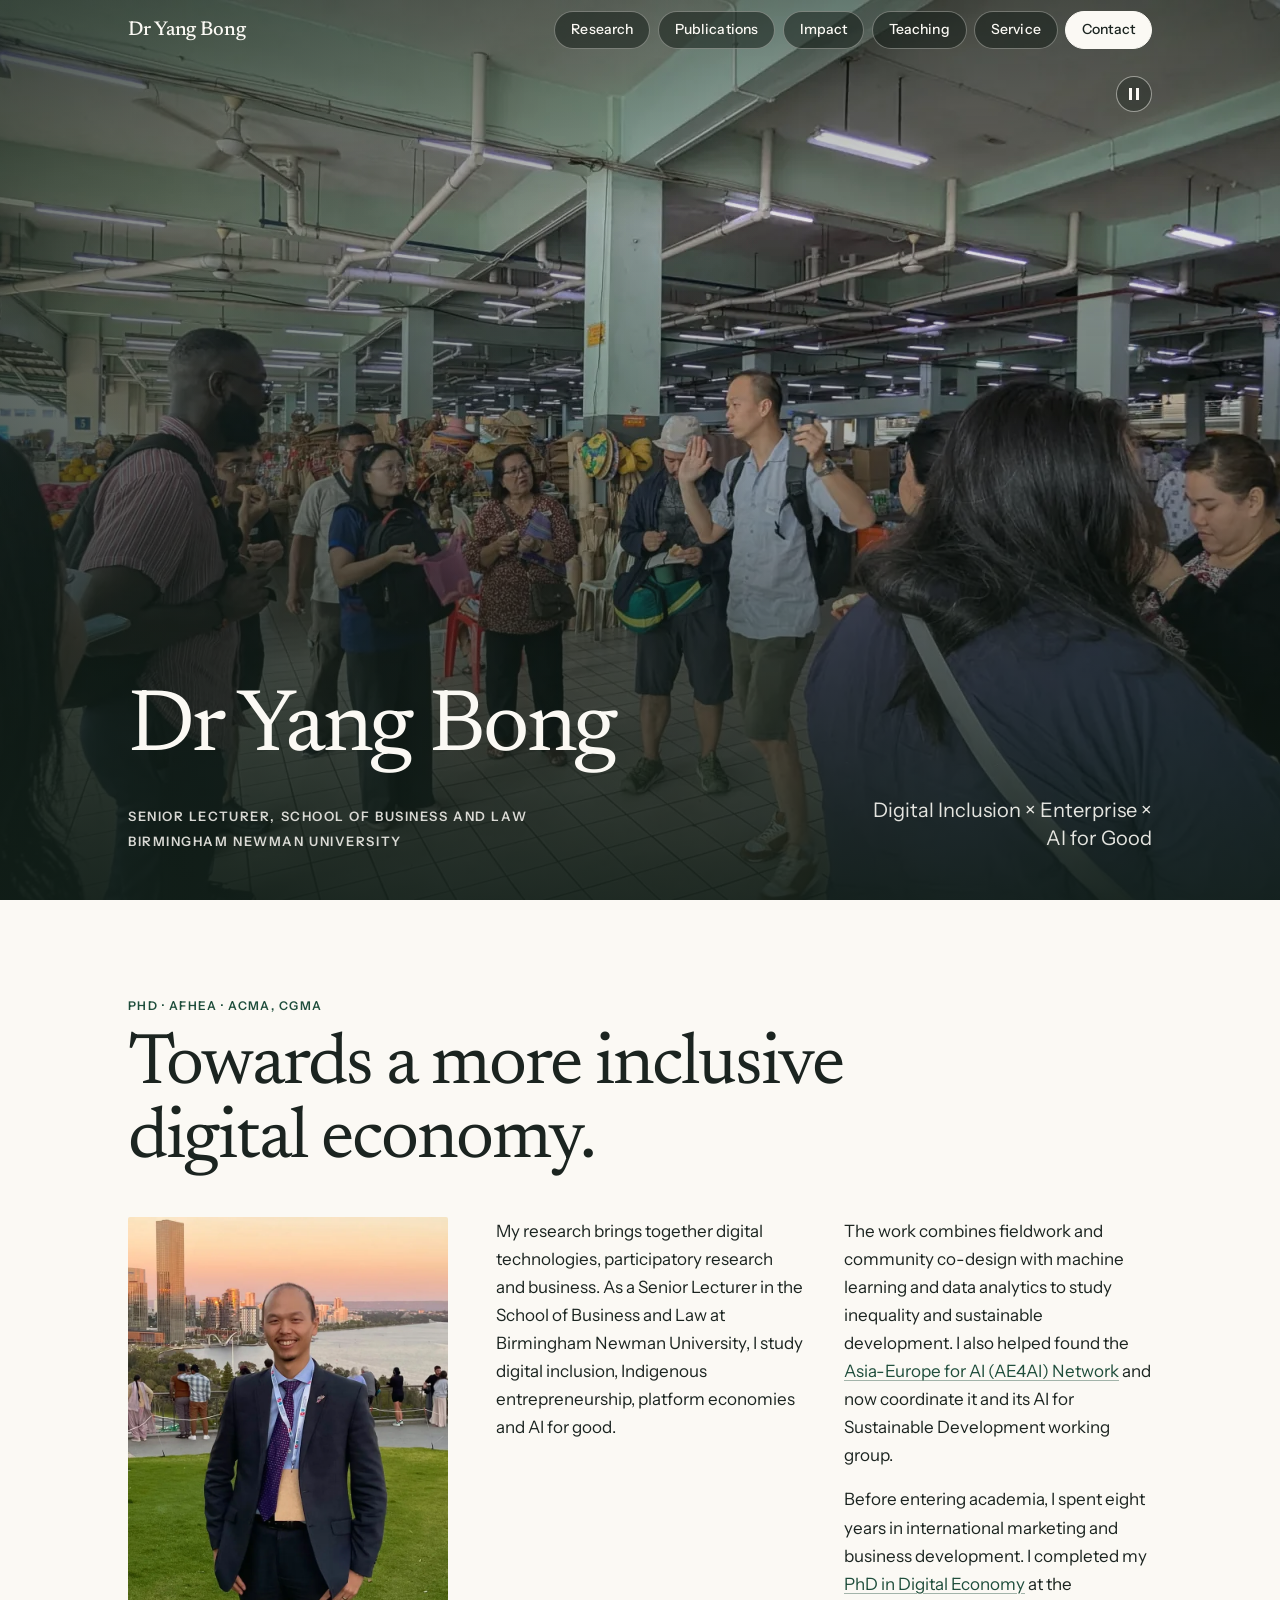
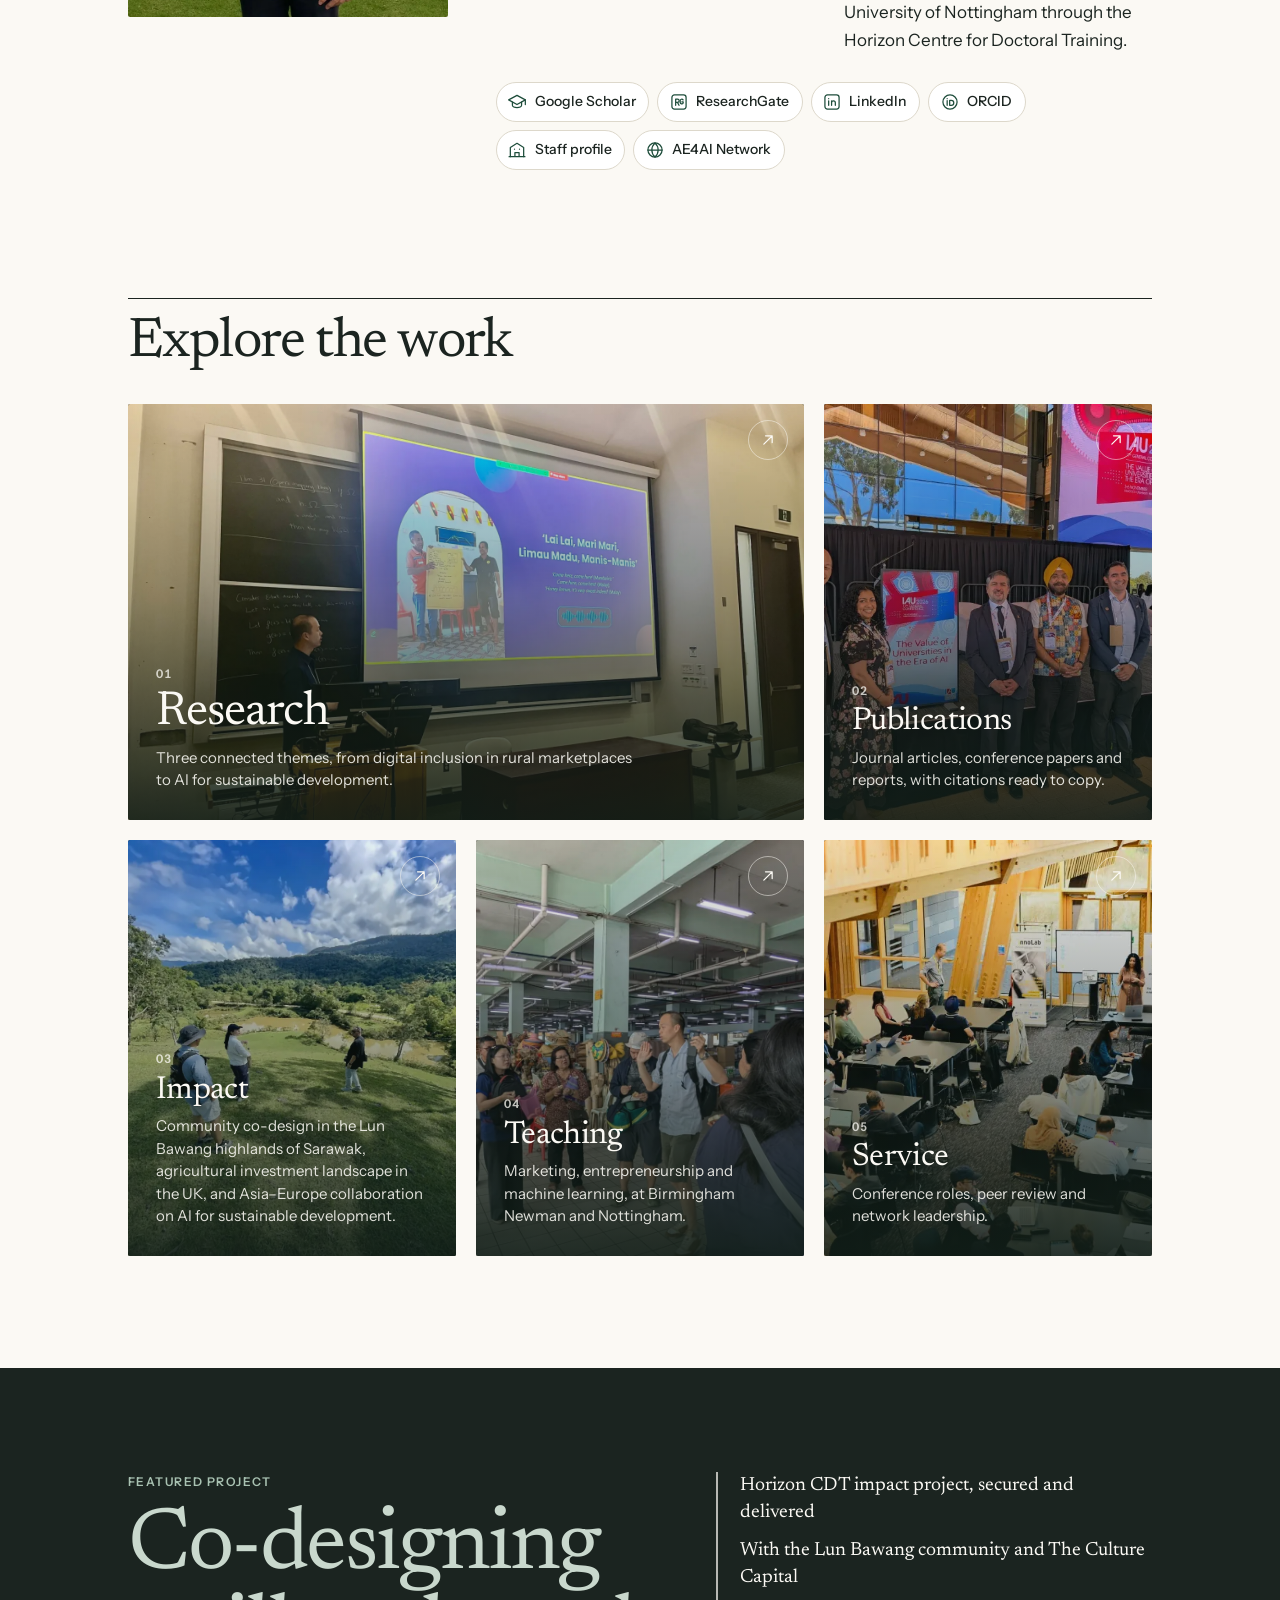
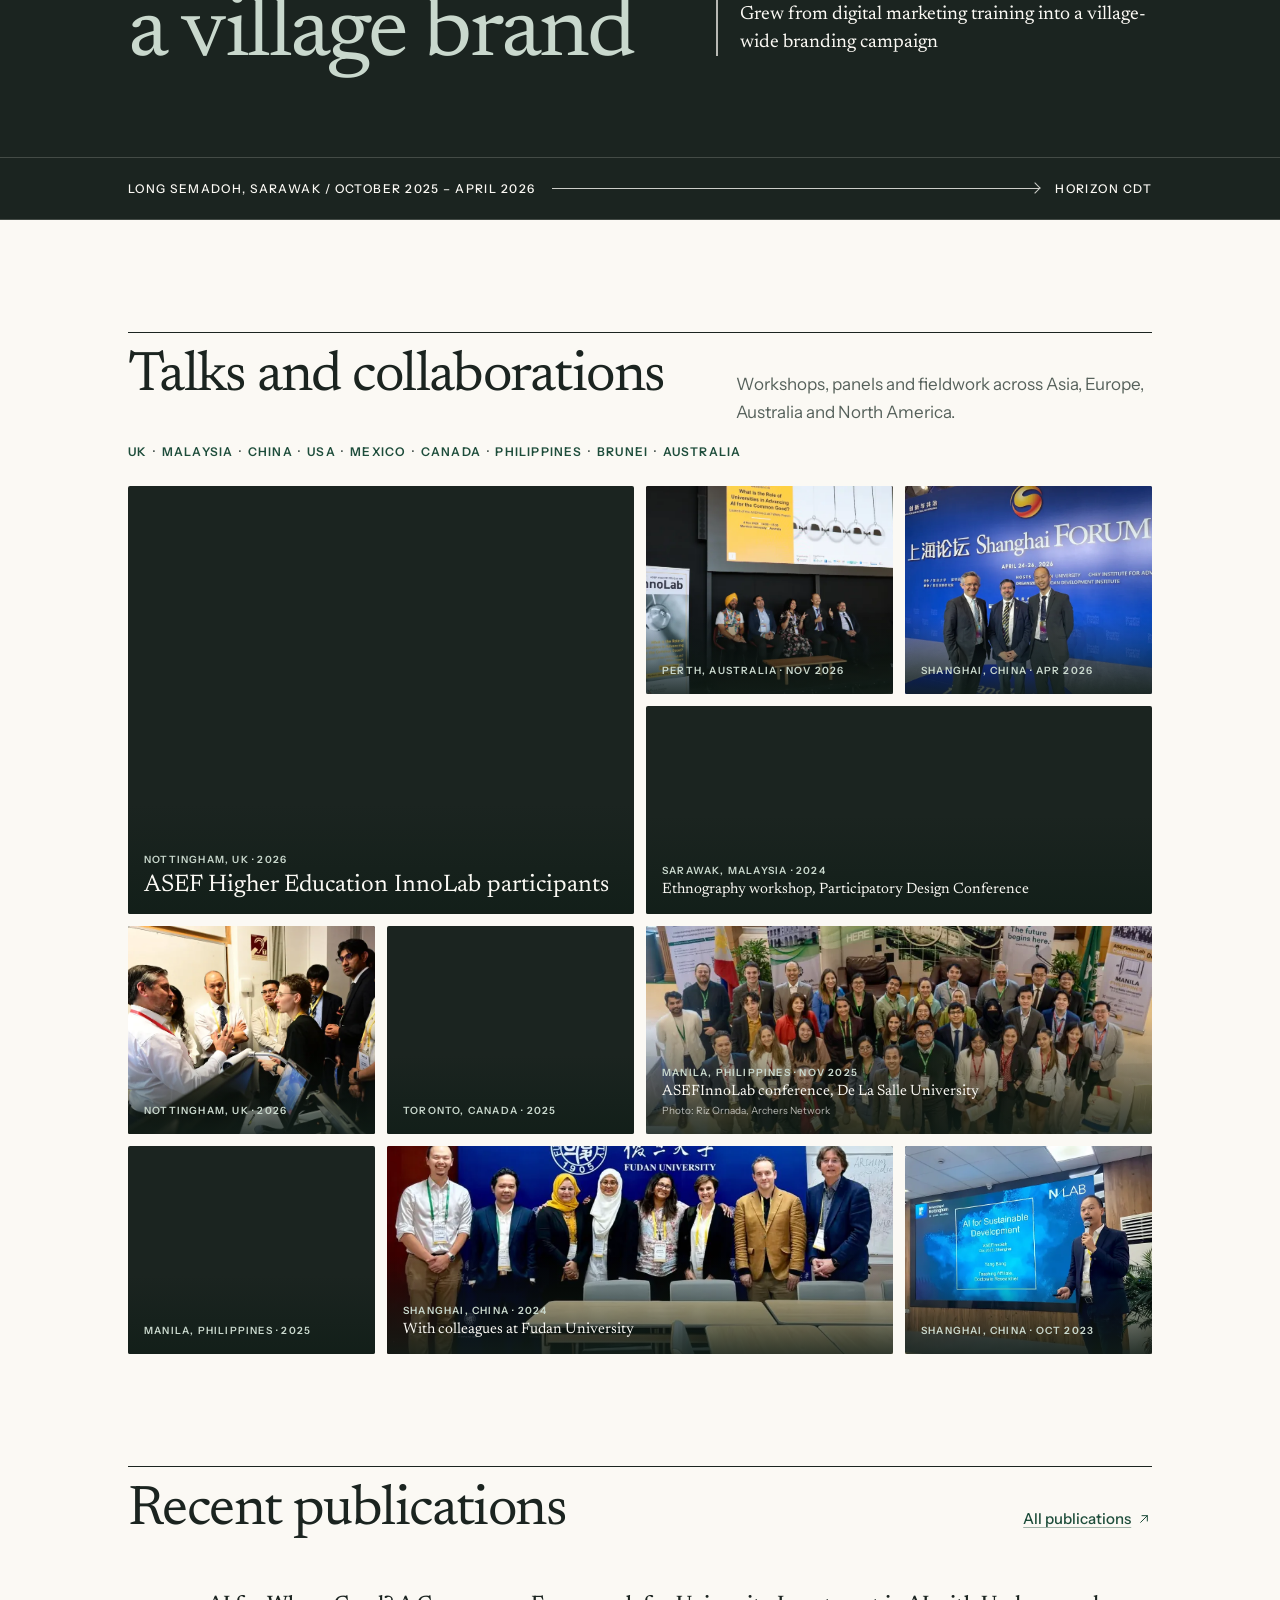
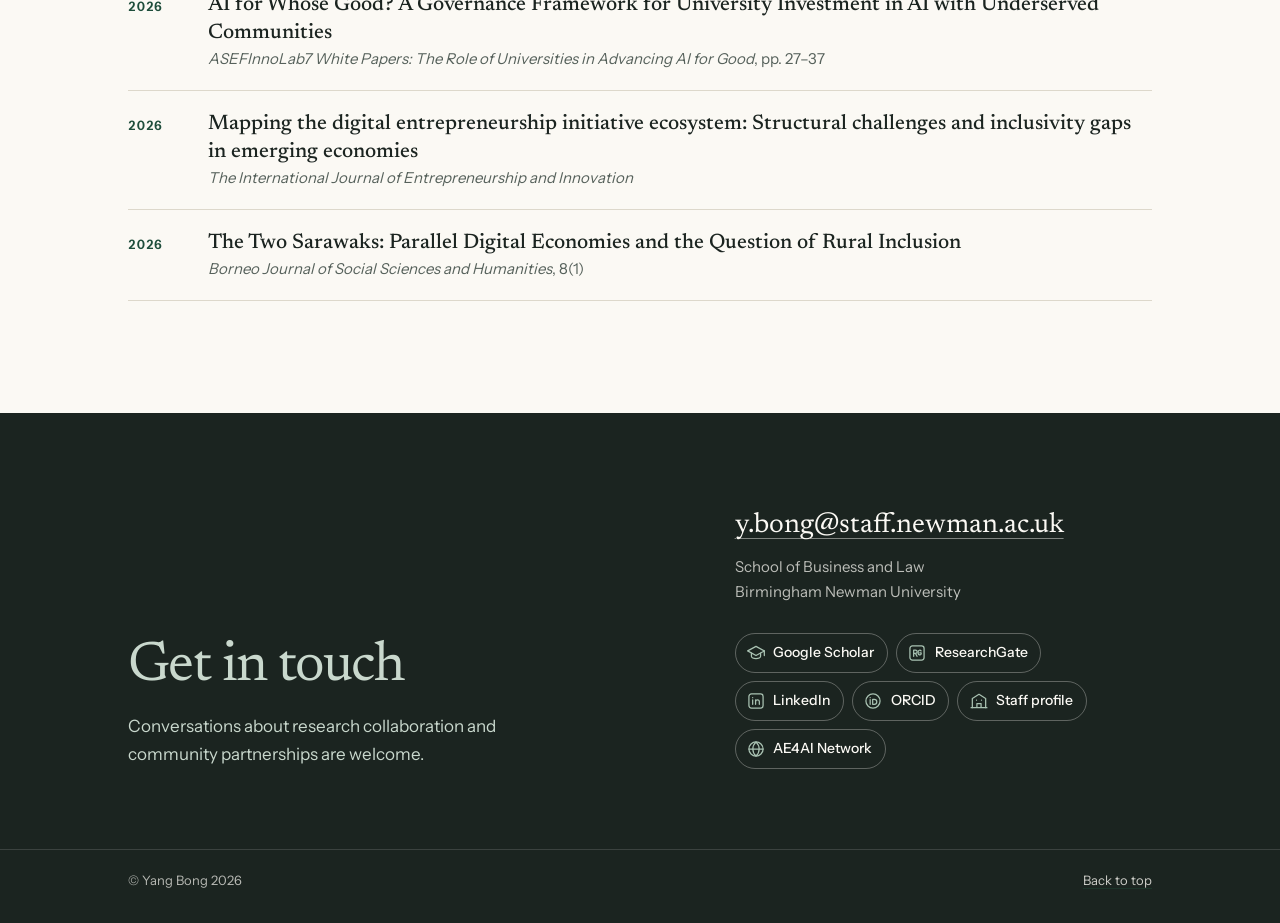
<file: index.html>
<!doctype html>
<html lang="en-GB">
<head>
  <meta charset="utf-8">
  <meta name="viewport" content="width=device-width, initial-scale=1">

  <!-- Generated by scripts/make_pages.py from scripts/page.template.html. Edit those, not this file. -->
  <title>Dr Yang Bong · Senior Lecturer, Birmingham Newman University</title>
  <meta name="description" content="Dr Yang Bong is a Senior Lecturer at Birmingham Newman University researching digital inclusion, Indigenous entrepreneurship, platform economies and AI for good.">
  <meta name="author" content="Yang Bong">
  <link rel="canonical" href="https://bongyang.github.io/">

  <meta property="og:type" content="profile">
  <meta property="og:site_name" content="Dr Yang Bong">
  <meta property="og:title" content="Dr Yang Bong · Senior Lecturer, Birmingham Newman University">
  <meta property="og:description" content="Dr Yang Bong is a Senior Lecturer at Birmingham Newman University researching digital inclusion, Indigenous entrepreneurship, platform economies and AI for good.">
  <meta property="og:url" content="https://bongyang.github.io/">
  <meta property="og:image" content="https://bongyang.github.io/assets/img/og-image.png">
  <meta property="og:image:width" content="1200">
  <meta property="og:image:height" content="630">
  <meta property="og:image:alt" content="Dr Yang Bong, Senior Lecturer, Birmingham Newman University">
  <meta property="og:locale" content="en_GB">
  <meta name="twitter:card" content="summary_large_image">

  <meta name="theme-color" content="#FBF9F4">
  <meta name="color-scheme" content="light only">
  <link rel="icon" href="assets/img/favicon.svg" type="image/svg+xml">
  <link rel="icon" href="assets/img/favicon-32.png" sizes="32x32" type="image/png">
  <link rel="apple-touch-icon" href="assets/img/apple-touch-icon.png">

  <link rel="preload" href="assets/fonts/newsreader-latin-wght-normal.woff2" as="font" type="font/woff2" crossorigin>
  <link rel="preload" href="assets/fonts/instrument-sans-latin-wght-normal.woff2" as="font" type="font/woff2" crossorigin>
  <link rel="preload" href="content.json" as="fetch" crossorigin>
  <link rel="preload" href="publications.json" as="fetch" crossorigin>
  <link rel="preload" as="image" type="image/webp" imagesrcset="assets/img/banner/2024-pdc-ethnography-800.webp 800w, assets/img/banner/2024-pdc-ethnography-1600.webp 1600w, assets/img/banner/2024-pdc-ethnography-2016.webp 2016w" imagesizes="100vw" fetchpriority="high">
  <link rel="stylesheet" href="assets/css/style.css">
</head>
<body data-page="home">
  <a class="skip" href="#main" data-text="labels.skip">Skip to content</a>

  <header class="masthead" id="top">
    <div class="wrap masthead__inner">
      <a class="masthead__name" href="./" data-text="hero.name">Dr Yang Bong</a>
      <nav aria-label="Main"><ul id="nav" class="nav"></ul></nav>
    </div>
  </header>

  <main id="main">
    <div id="page"></div>
    <section id="contact" class="band band--dark contact-band" aria-labelledby="contact-h"></section>
  </main>

  <footer class="footer">
    <div class="wrap footer__inner" id="footer"></div>
  </footer>

  <noscript>
    <p class="noscript">This site needs JavaScript to load its content. You can reach Dr Yang Bong at Birmingham Newman University: https://newman.ac.uk/staff/staff/dr-yang-bong/</p>
  </noscript>

  <script src="assets/js/main.js" defer></script>
</body>
</html>
</file>
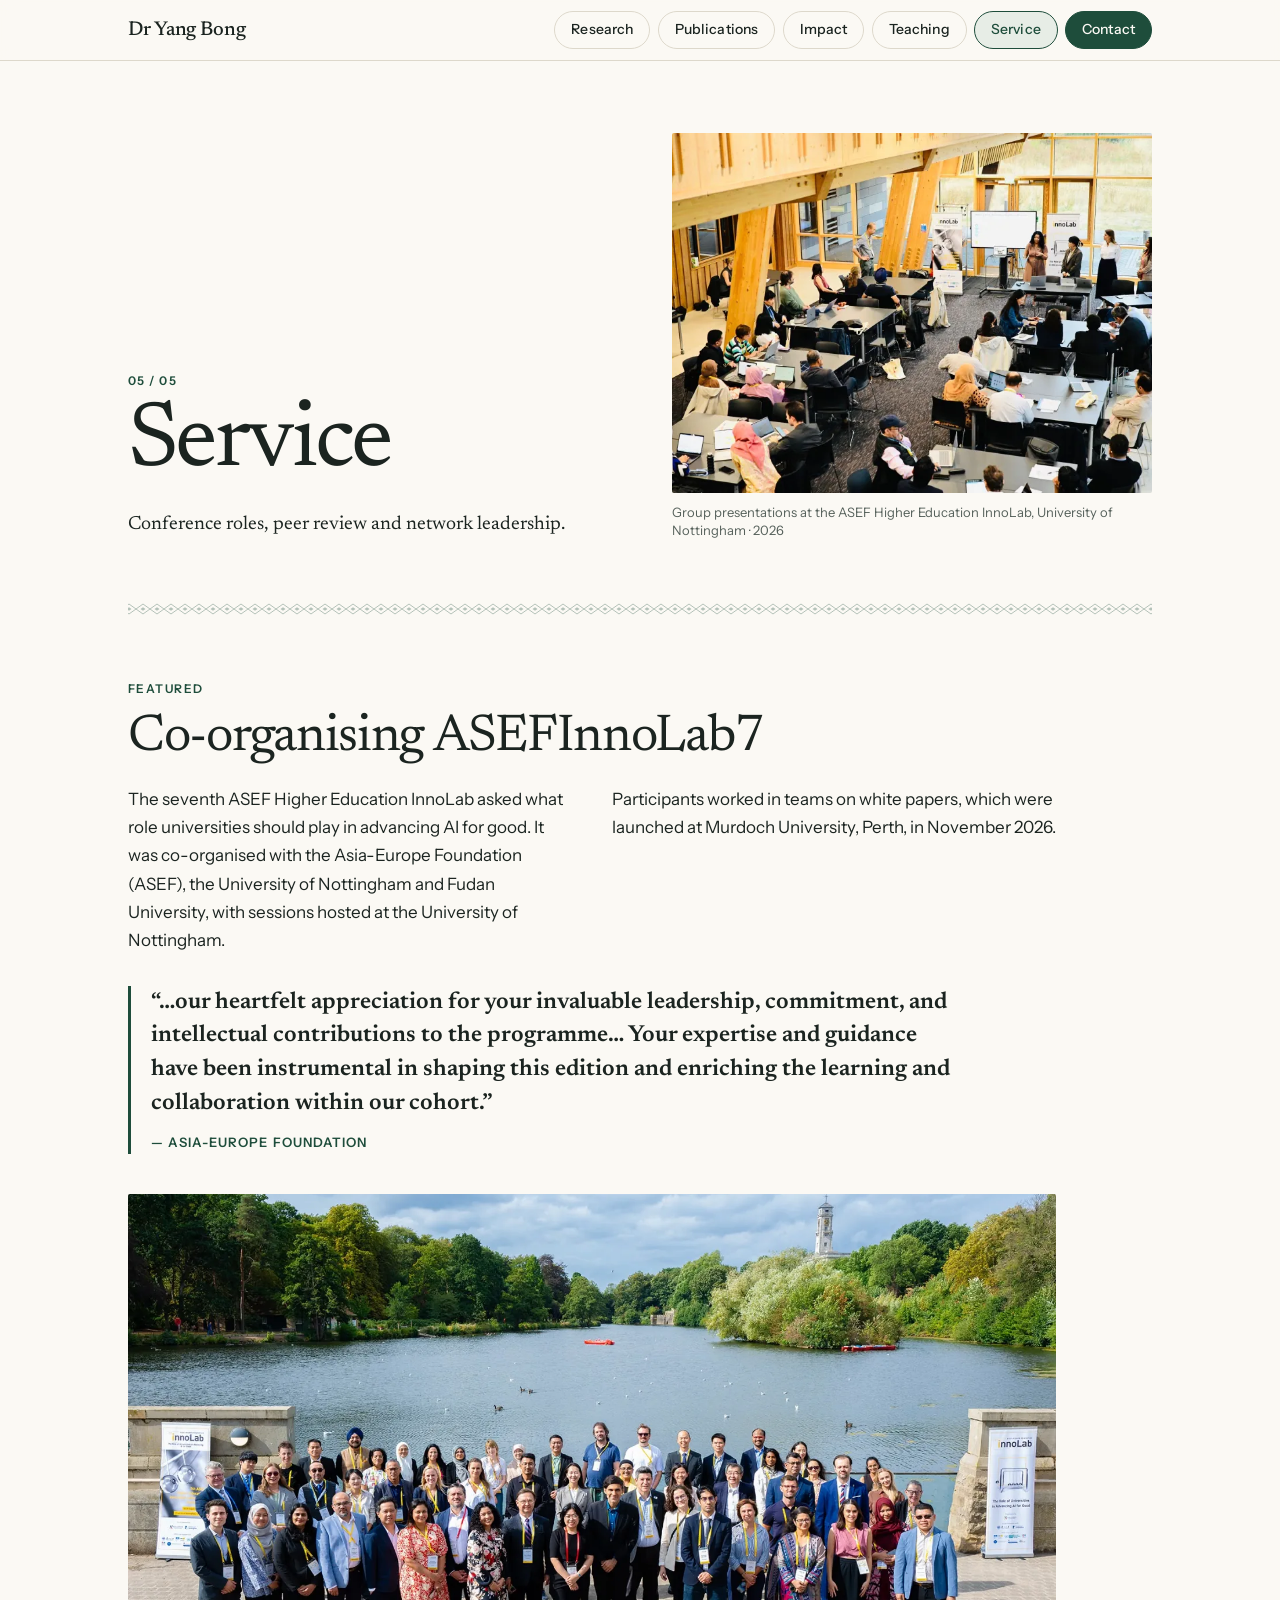
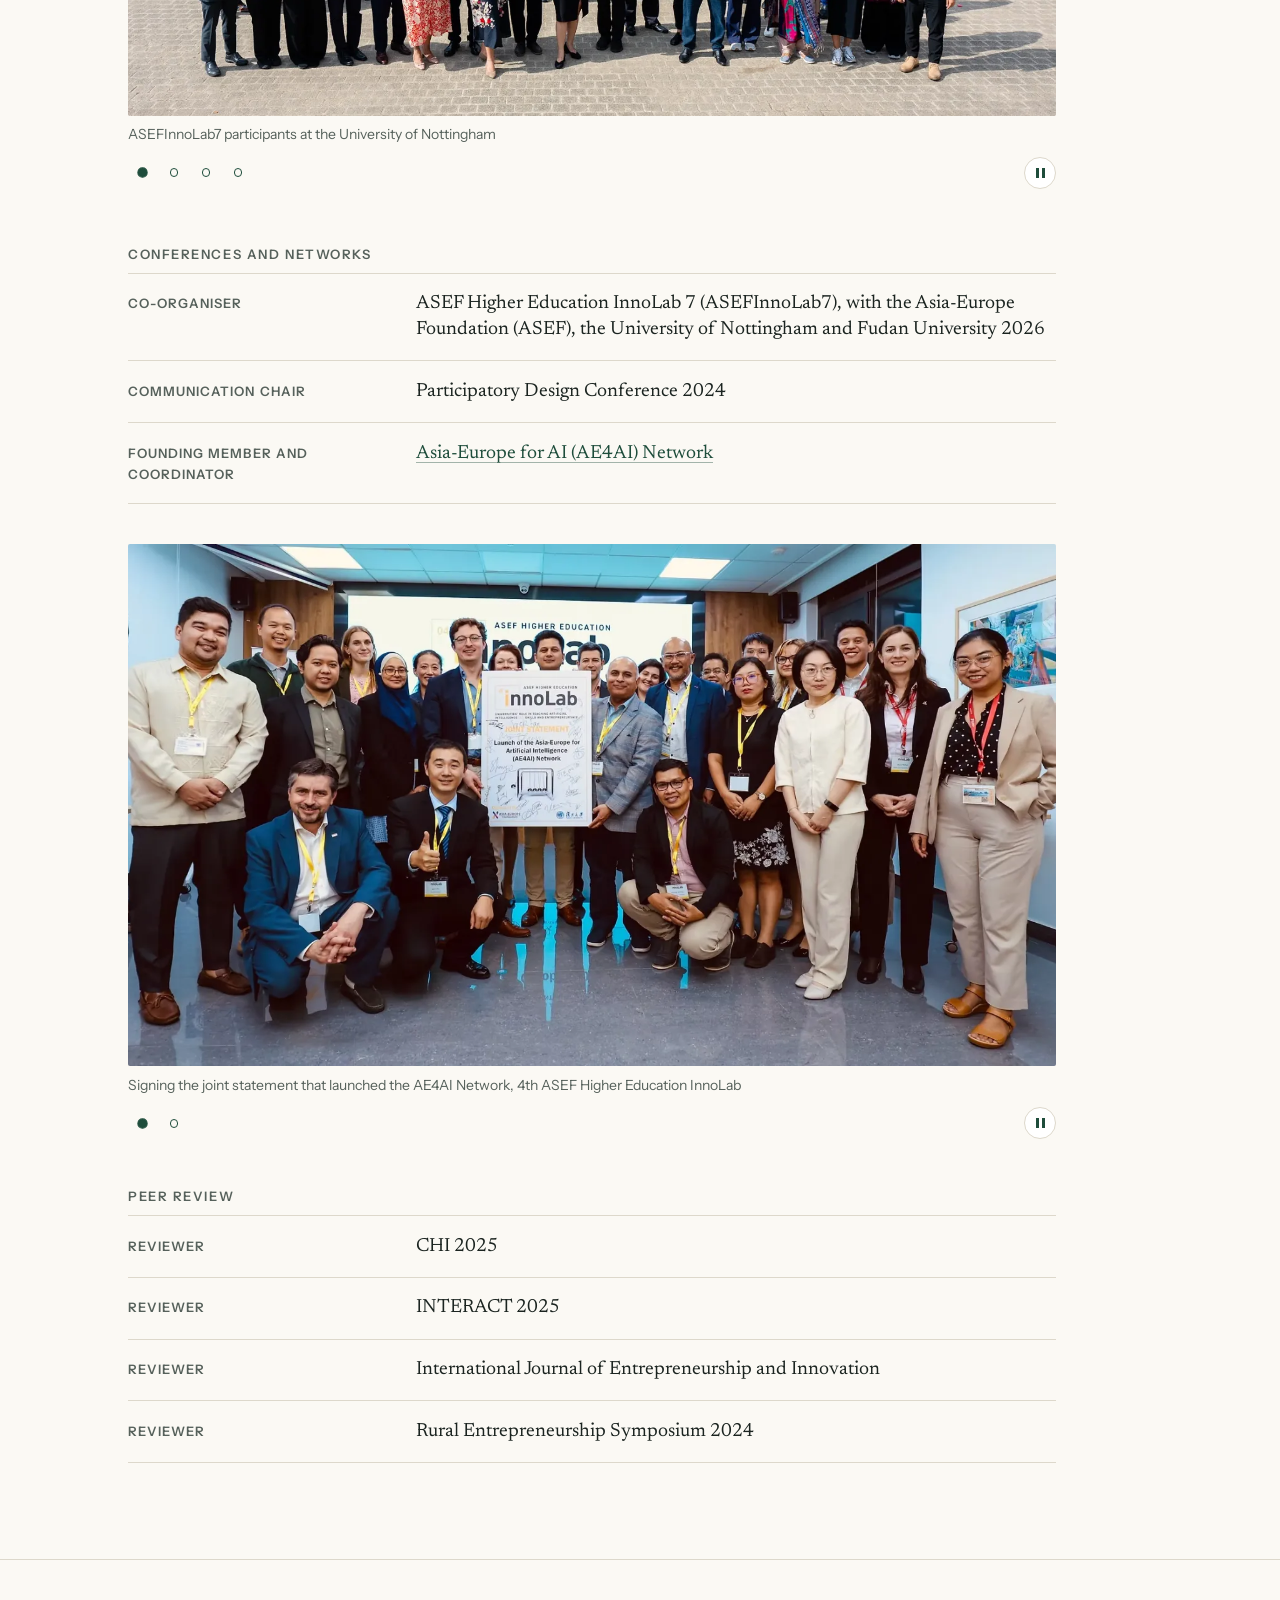
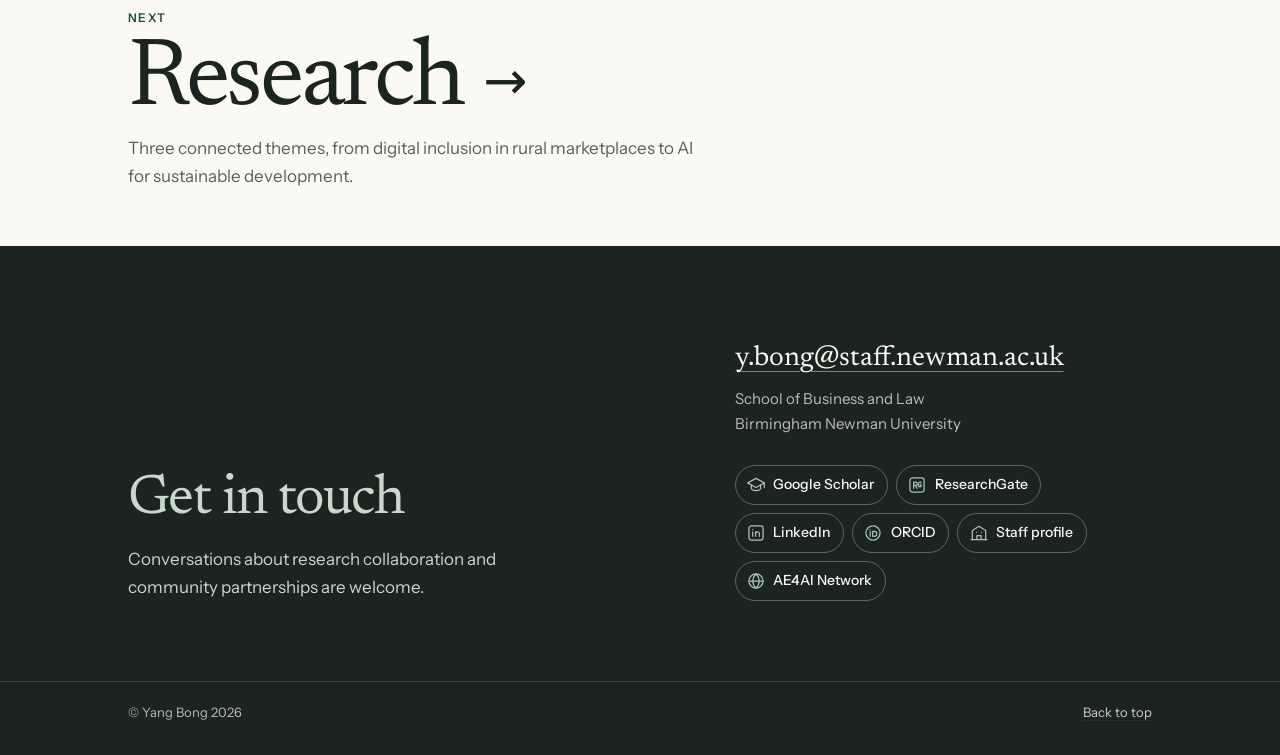
<file: citizenship.html>
<!doctype html>
<html lang="en-GB">
<head>
  <meta charset="utf-8">
  <meta name="viewport" content="width=device-width, initial-scale=1">

  <!-- Generated by scripts/make_pages.py from scripts/page.template.html. Edit those, not this file. -->
  <title>Service · Dr Yang Bong</title>
  <meta name="description" content="Service by Dr Yang Bong: co-organising ASEFInnoLab7, conference roles, AE4AI Network leadership and peer review.">
  <meta name="author" content="Yang Bong">
  <link rel="canonical" href="https://bongyang.github.io/citizenship.html">

  <meta property="og:type" content="website">
  <meta property="og:site_name" content="Dr Yang Bong">
  <meta property="og:title" content="Service · Dr Yang Bong">
  <meta property="og:description" content="Service by Dr Yang Bong: co-organising ASEFInnoLab7, conference roles, AE4AI Network leadership and peer review.">
  <meta property="og:url" content="https://bongyang.github.io/citizenship.html">
  <meta property="og:image" content="https://bongyang.github.io/assets/img/og-image.png">
  <meta property="og:image:width" content="1200">
  <meta property="og:image:height" content="630">
  <meta property="og:image:alt" content="Dr Yang Bong, Senior Lecturer, Birmingham Newman University">
  <meta property="og:locale" content="en_GB">
  <meta name="twitter:card" content="summary_large_image">

  <meta name="theme-color" content="#FBF9F4">
  <meta name="color-scheme" content="light only">
  <link rel="icon" href="assets/img/favicon.svg" type="image/svg+xml">
  <link rel="icon" href="assets/img/favicon-32.png" sizes="32x32" type="image/png">
  <link rel="apple-touch-icon" href="assets/img/apple-touch-icon.png">

  <link rel="preload" href="assets/fonts/newsreader-latin-wght-normal.woff2" as="font" type="font/woff2" crossorigin>
  <link rel="preload" href="assets/fonts/instrument-sans-latin-wght-normal.woff2" as="font" type="font/woff2" crossorigin>
  <link rel="preload" href="content.json" as="fetch" crossorigin>
  <link rel="preload" href="publications.json" as="fetch" crossorigin>
  <link rel="preload" as="image" type="image/webp" imagesrcset="assets/img/banner/2026-nottingham-sessions-800.webp 800w, assets/img/banner/2026-nottingham-sessions-1600.webp 1600w" imagesizes="(min-width: 48rem) 45vw, 100vw" fetchpriority="high">
  <link rel="stylesheet" href="assets/css/style.css">
</head>
<body data-page="service">
  <a class="skip" href="#main" data-text="labels.skip">Skip to content</a>

  <header class="masthead" id="top">
    <div class="wrap masthead__inner">
      <a class="masthead__name" href="./" data-text="hero.name">Dr Yang Bong</a>
      <nav aria-label="Main"><ul id="nav" class="nav"></ul></nav>
    </div>
  </header>

  <main id="main">
    <div id="page"></div>
    <section id="contact" class="band band--dark contact-band" aria-labelledby="contact-h"></section>
  </main>

  <footer class="footer">
    <div class="wrap footer__inner" id="footer"></div>
  </footer>

  <noscript>
    <p class="noscript">This site needs JavaScript to load its content. You can reach Dr Yang Bong at Birmingham Newman University: https://newman.ac.uk/staff/staff/dr-yang-bong/</p>
  </noscript>

  <script src="assets/js/main.js" defer></script>
</body>
</html>
</file>
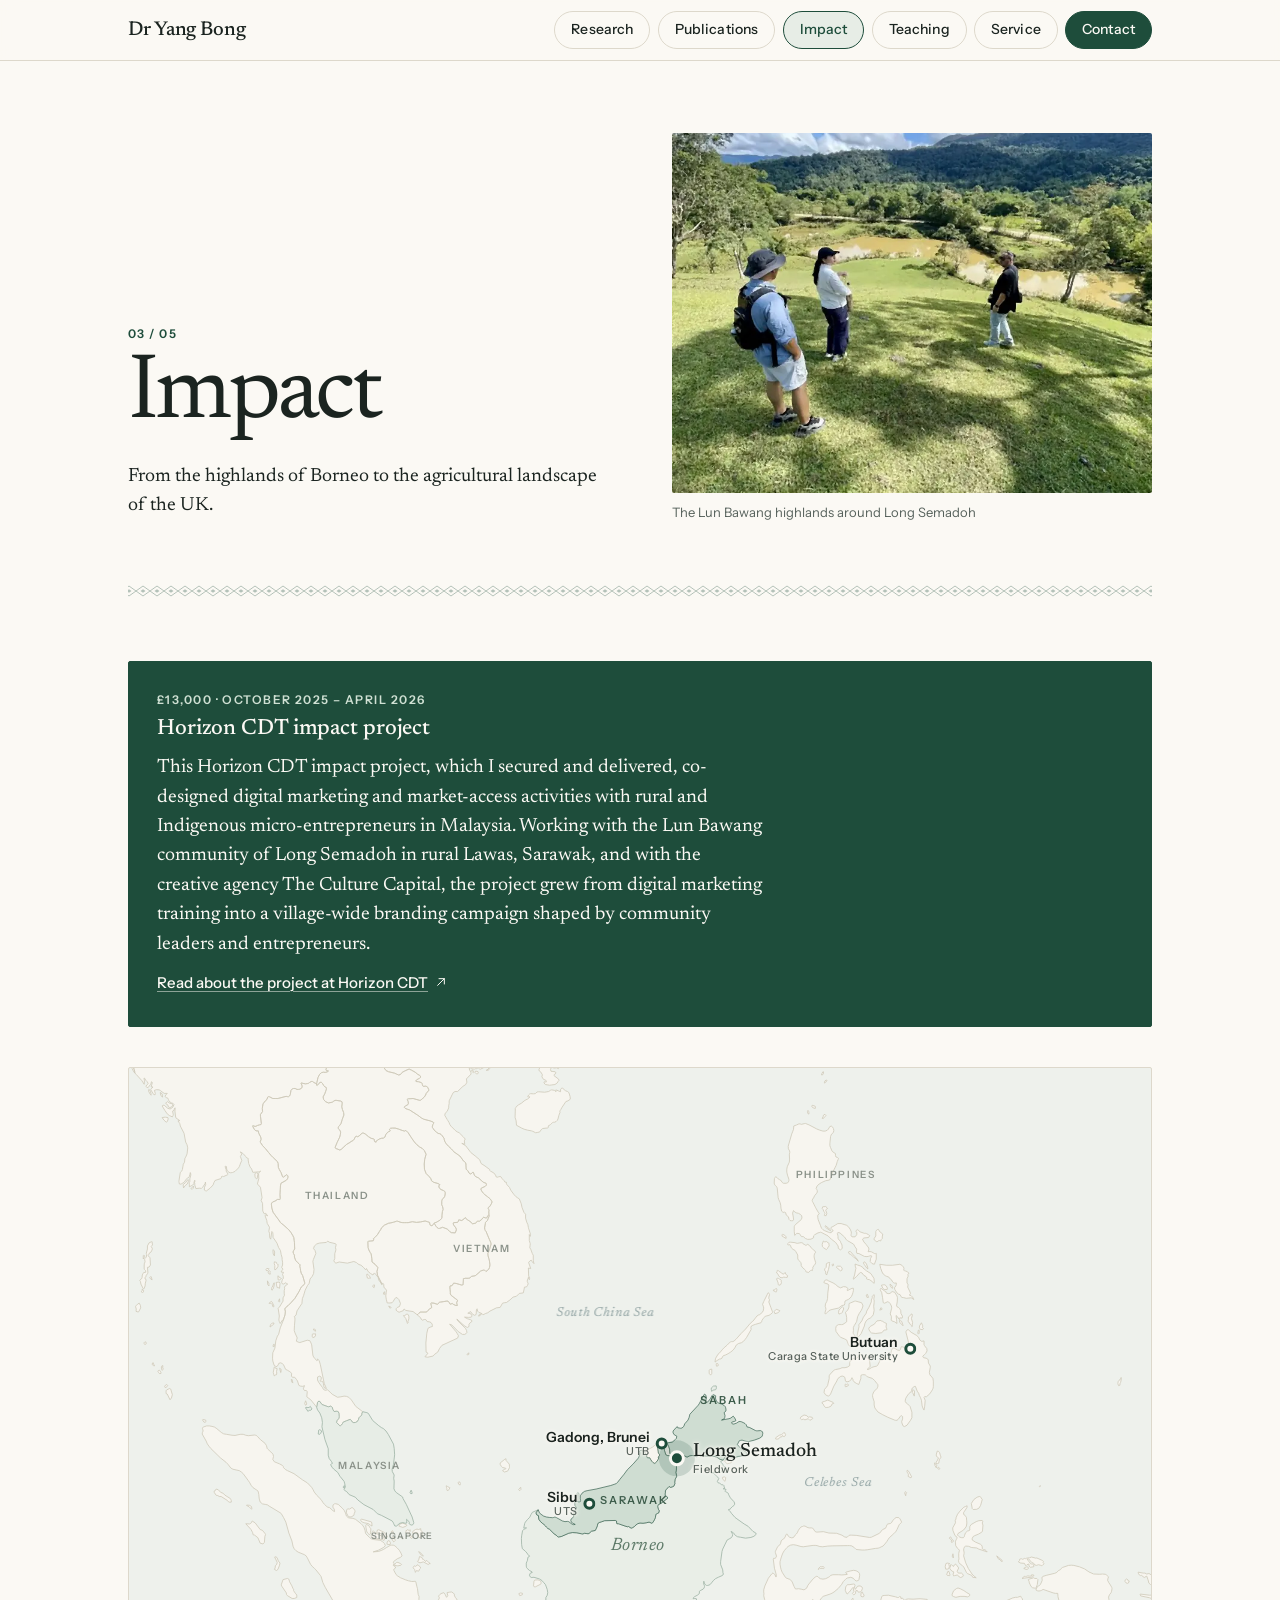
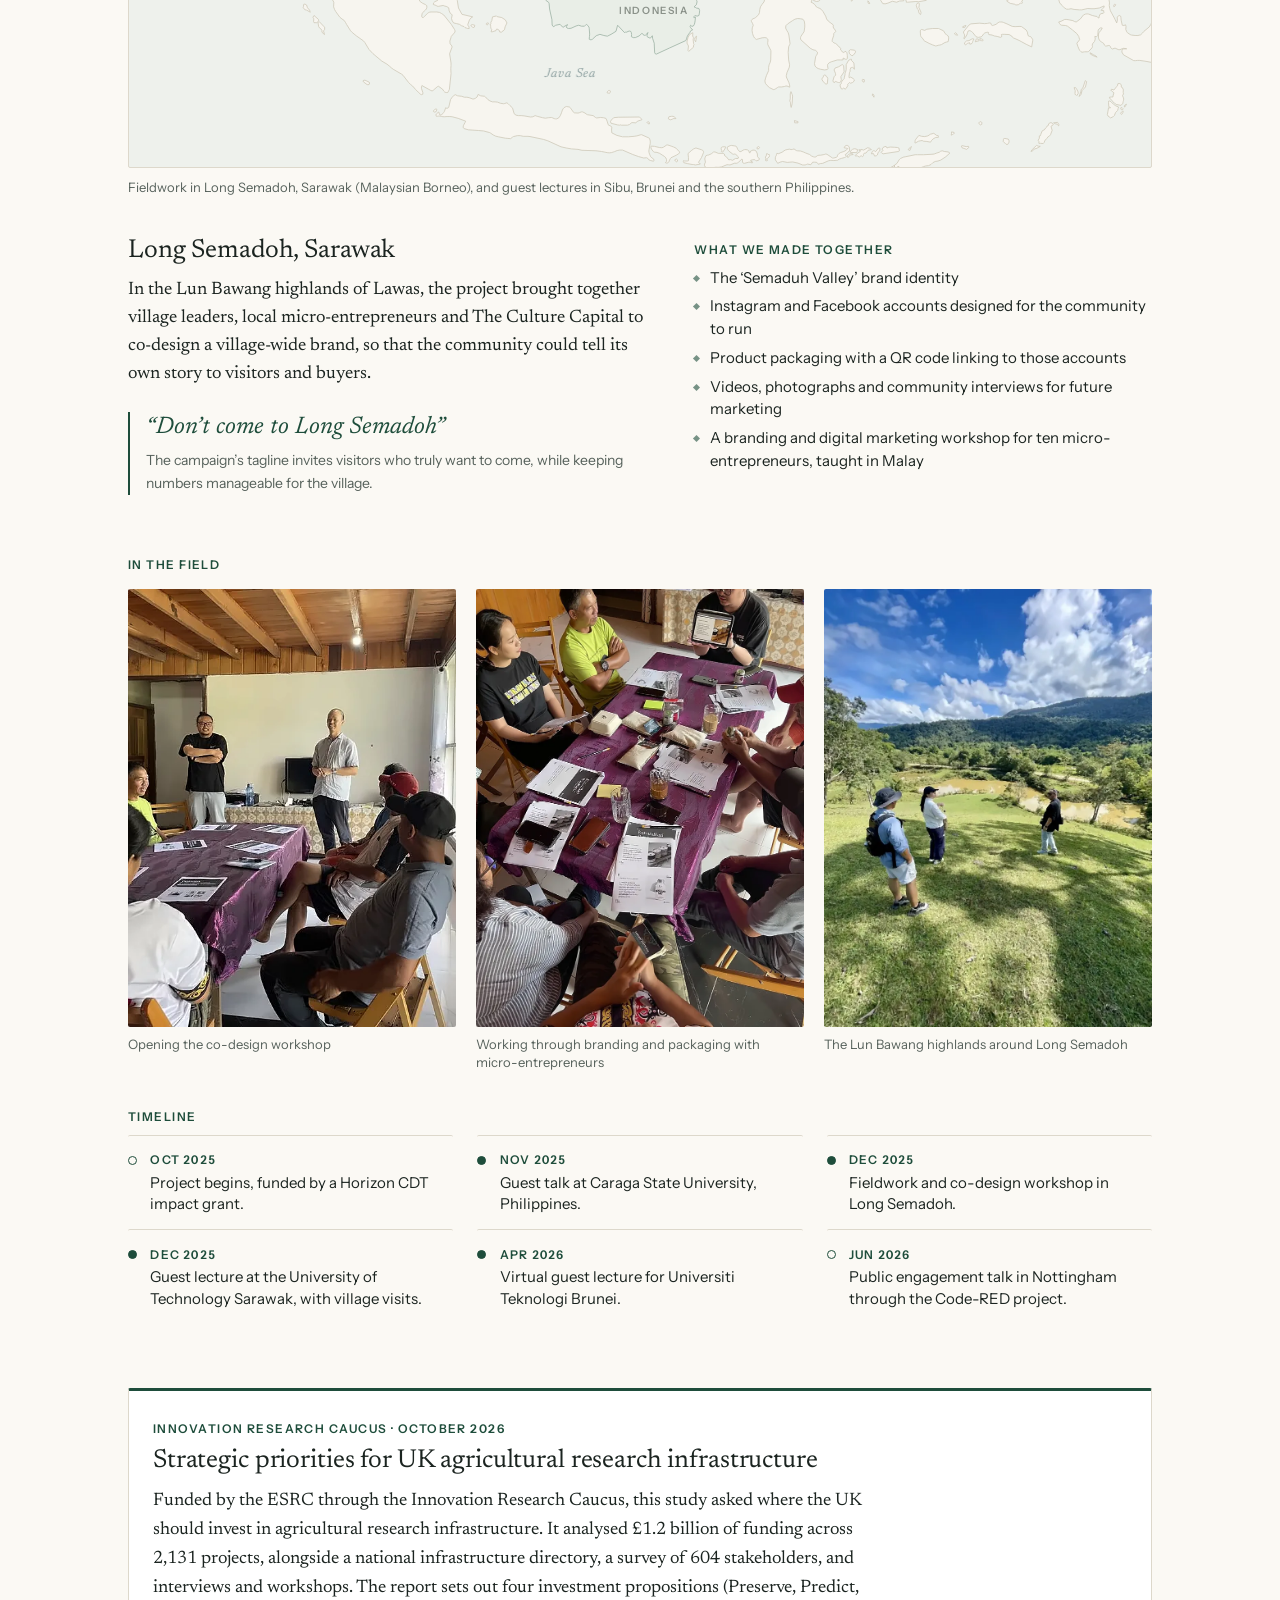
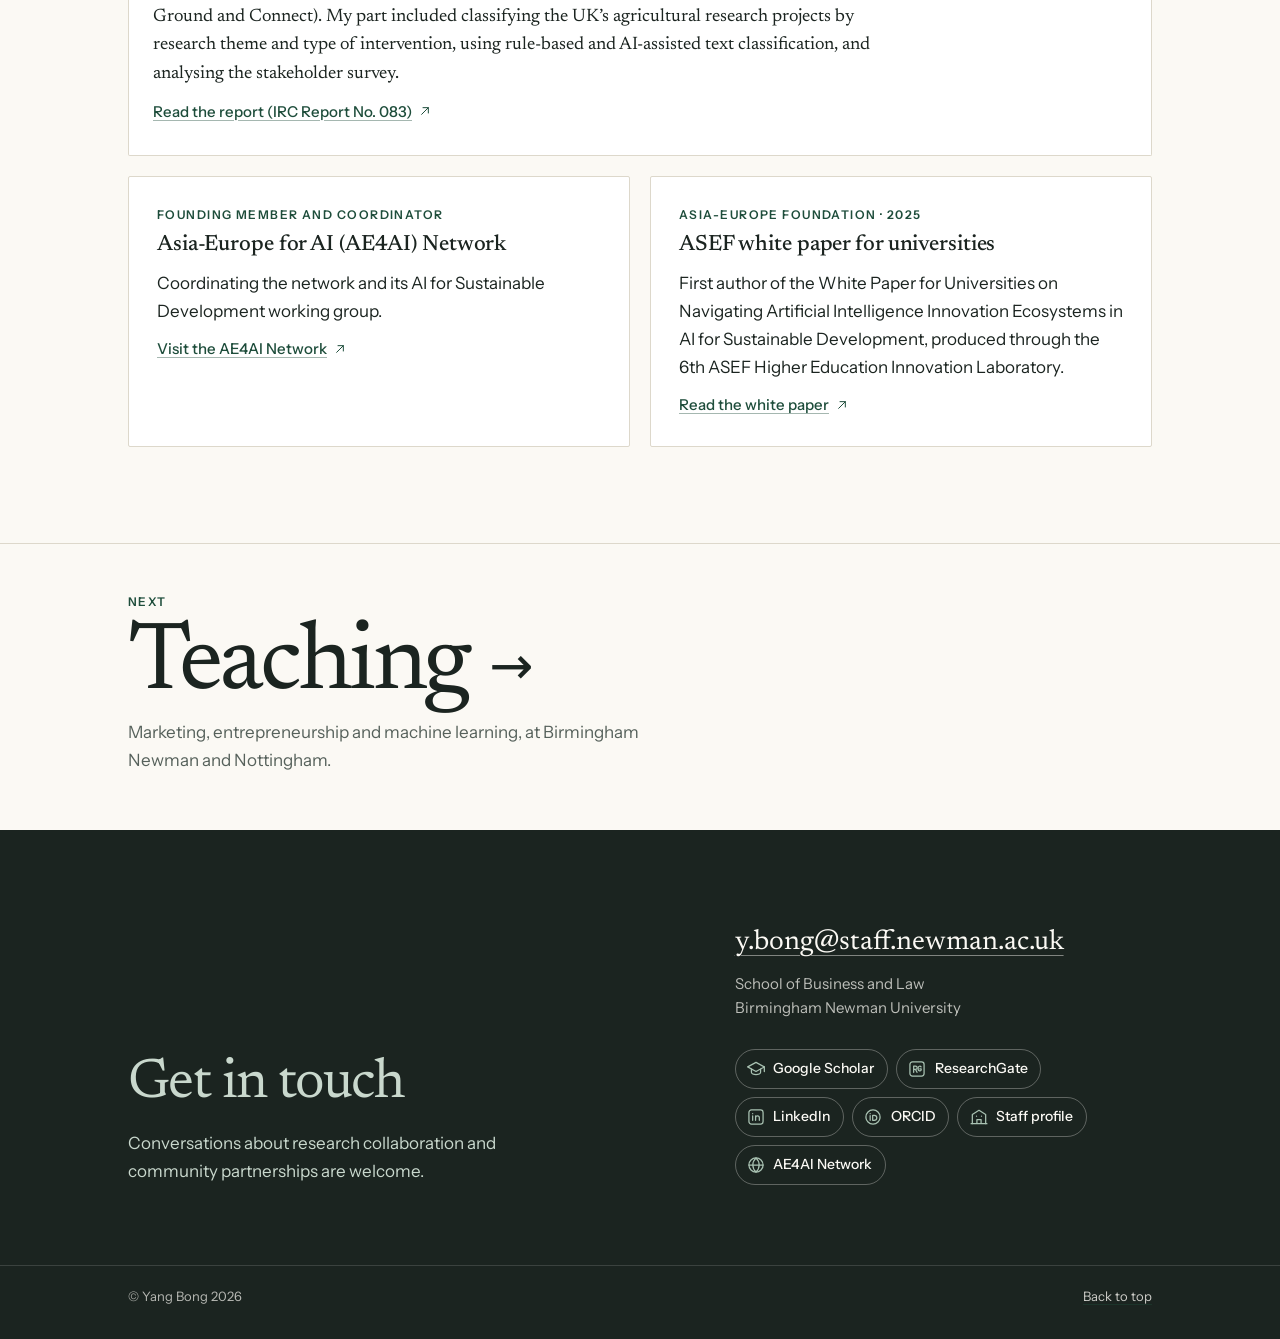
<file: impact.html>
<!doctype html>
<html lang="en-GB">
<head>
  <meta charset="utf-8">
  <meta name="viewport" content="width=device-width, initial-scale=1">

  <!-- Generated by scripts/make_pages.py from scripts/page.template.html. Edit those, not this file. -->
  <title>Impact · Dr Yang Bong</title>
  <meta name="description" content="Impact work by Dr Yang Bong: community co-design in the Lun Bawang highlands of Sarawak, UK agricultural research infrastructure and the AE4AI Network.">
  <meta name="author" content="Yang Bong">
  <link rel="canonical" href="https://bongyang.github.io/impact.html">

  <meta property="og:type" content="website">
  <meta property="og:site_name" content="Dr Yang Bong">
  <meta property="og:title" content="Impact · Dr Yang Bong">
  <meta property="og:description" content="Impact work by Dr Yang Bong: community co-design in the Lun Bawang highlands of Sarawak, UK agricultural research infrastructure and the AE4AI Network.">
  <meta property="og:url" content="https://bongyang.github.io/impact.html">
  <meta property="og:image" content="https://bongyang.github.io/assets/img/og-image.png">
  <meta property="og:image:width" content="1200">
  <meta property="og:image:height" content="630">
  <meta property="og:image:alt" content="Dr Yang Bong, Senior Lecturer, Birmingham Newman University">
  <meta property="og:locale" content="en_GB">
  <meta name="twitter:card" content="summary_large_image">

  <meta name="theme-color" content="#FBF9F4">
  <meta name="color-scheme" content="light only">
  <link rel="icon" href="assets/img/favicon.svg" type="image/svg+xml">
  <link rel="icon" href="assets/img/favicon-32.png" sizes="32x32" type="image/png">
  <link rel="apple-touch-icon" href="assets/img/apple-touch-icon.png">

  <link rel="preload" href="assets/fonts/newsreader-latin-wght-normal.woff2" as="font" type="font/woff2" crossorigin>
  <link rel="preload" href="assets/fonts/instrument-sans-latin-wght-normal.woff2" as="font" type="font/woff2" crossorigin>
  <link rel="preload" href="content.json" as="fetch" crossorigin>
  <link rel="preload" href="publications.json" as="fetch" crossorigin>
  <link rel="preload" as="image" type="image/webp" href="assets/img/impact/semadoh-highlands.webp" fetchpriority="high">
  <link rel="stylesheet" href="assets/css/style.css">
</head>
<body data-page="impact">
  <a class="skip" href="#main" data-text="labels.skip">Skip to content</a>

  <header class="masthead" id="top">
    <div class="wrap masthead__inner">
      <a class="masthead__name" href="./" data-text="hero.name">Dr Yang Bong</a>
      <nav aria-label="Main"><ul id="nav" class="nav"></ul></nav>
    </div>
  </header>

  <main id="main">
    <div id="page"></div>
    <section id="contact" class="band band--dark contact-band" aria-labelledby="contact-h"></section>
  </main>

  <footer class="footer">
    <div class="wrap footer__inner" id="footer"></div>
  </footer>

  <noscript>
    <p class="noscript">This site needs JavaScript to load its content. You can reach Dr Yang Bong at Birmingham Newman University: https://newman.ac.uk/staff/staff/dr-yang-bong/</p>
  </noscript>

  <script src="assets/js/main.js" defer></script>
</body>
</html>
</file>
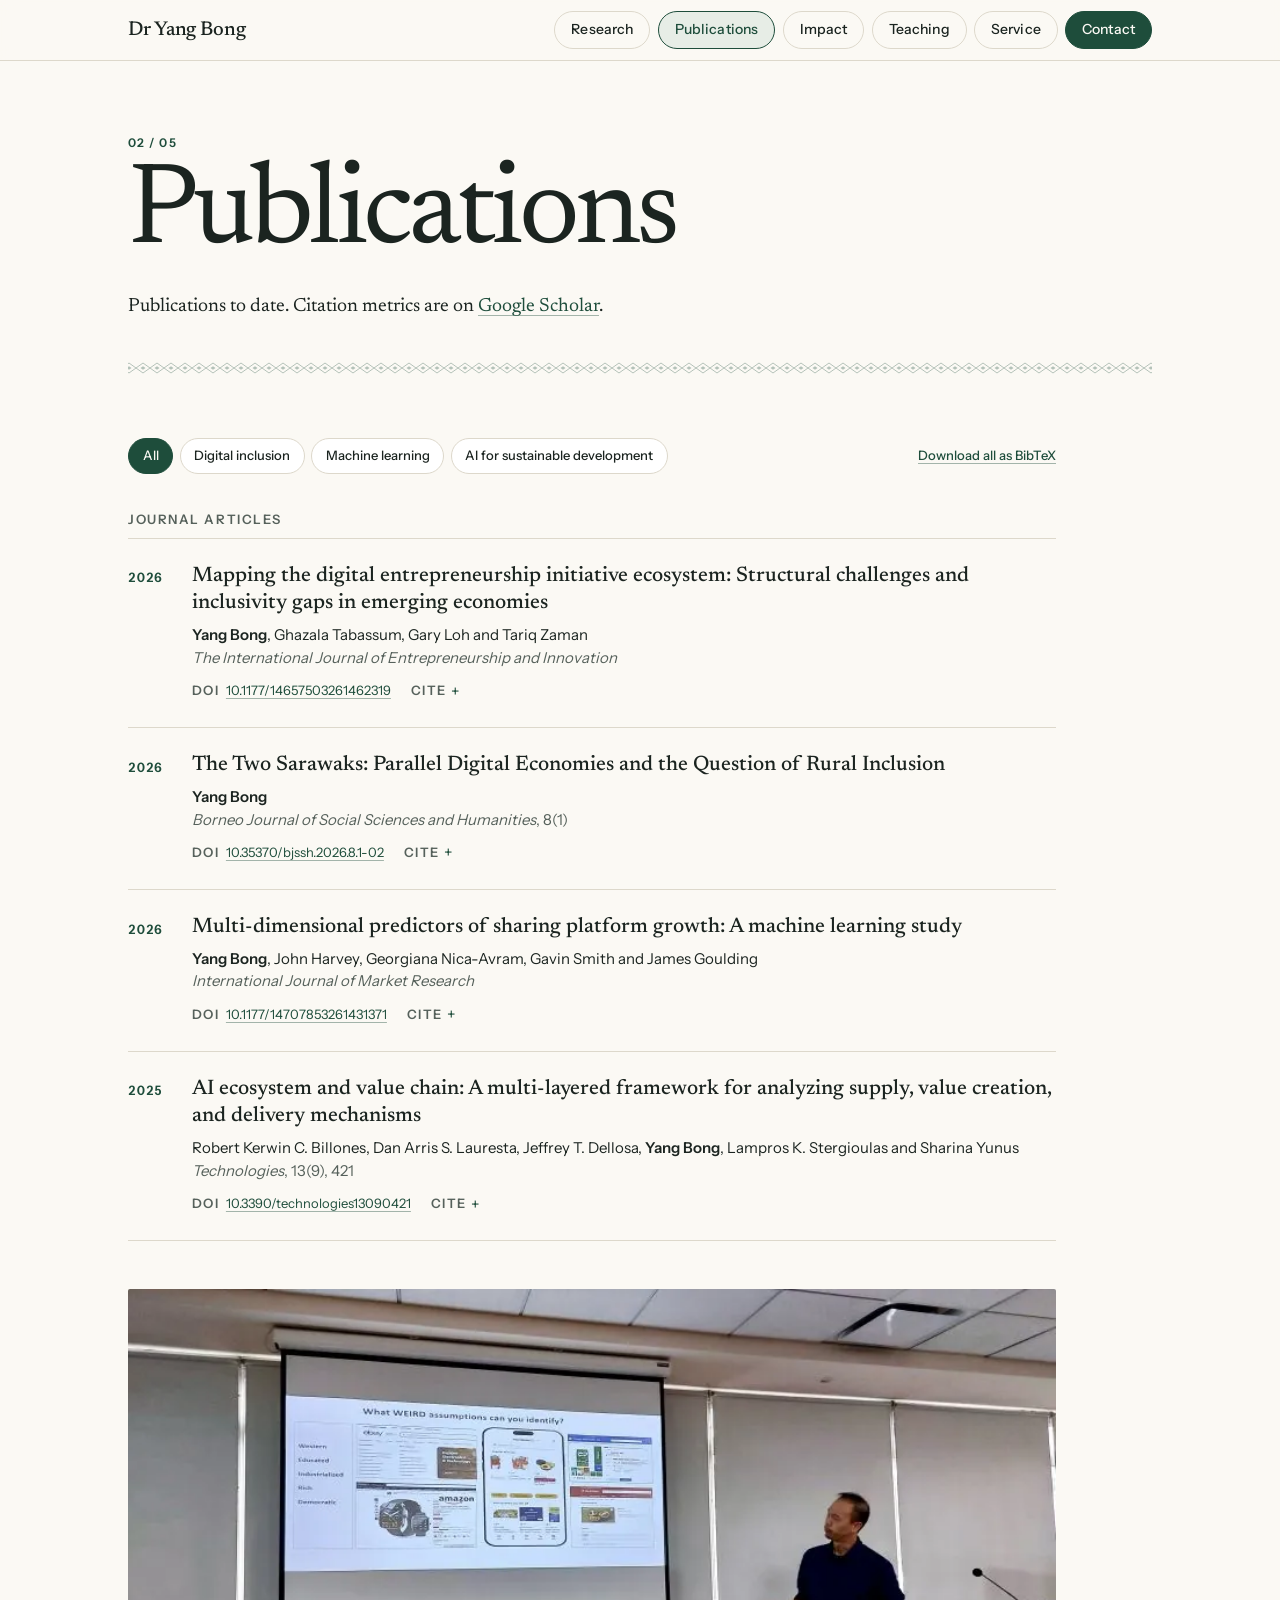
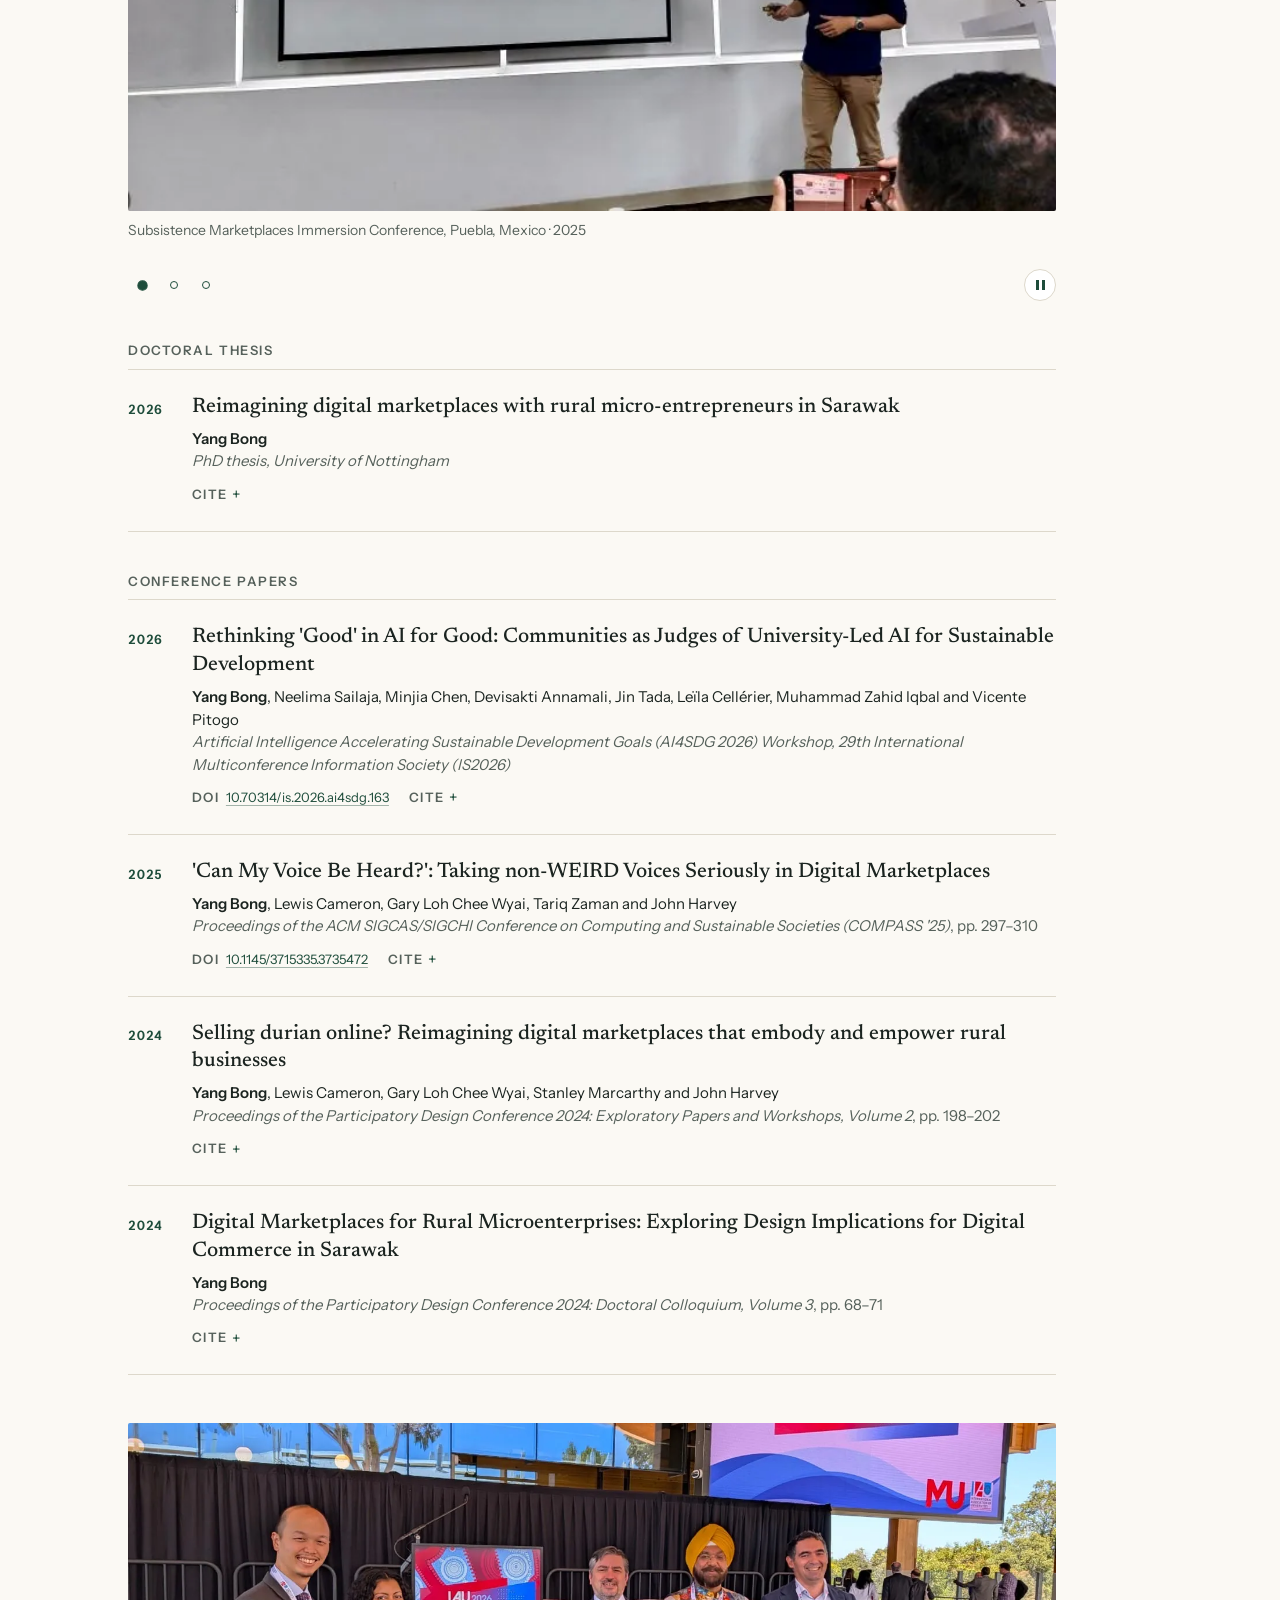
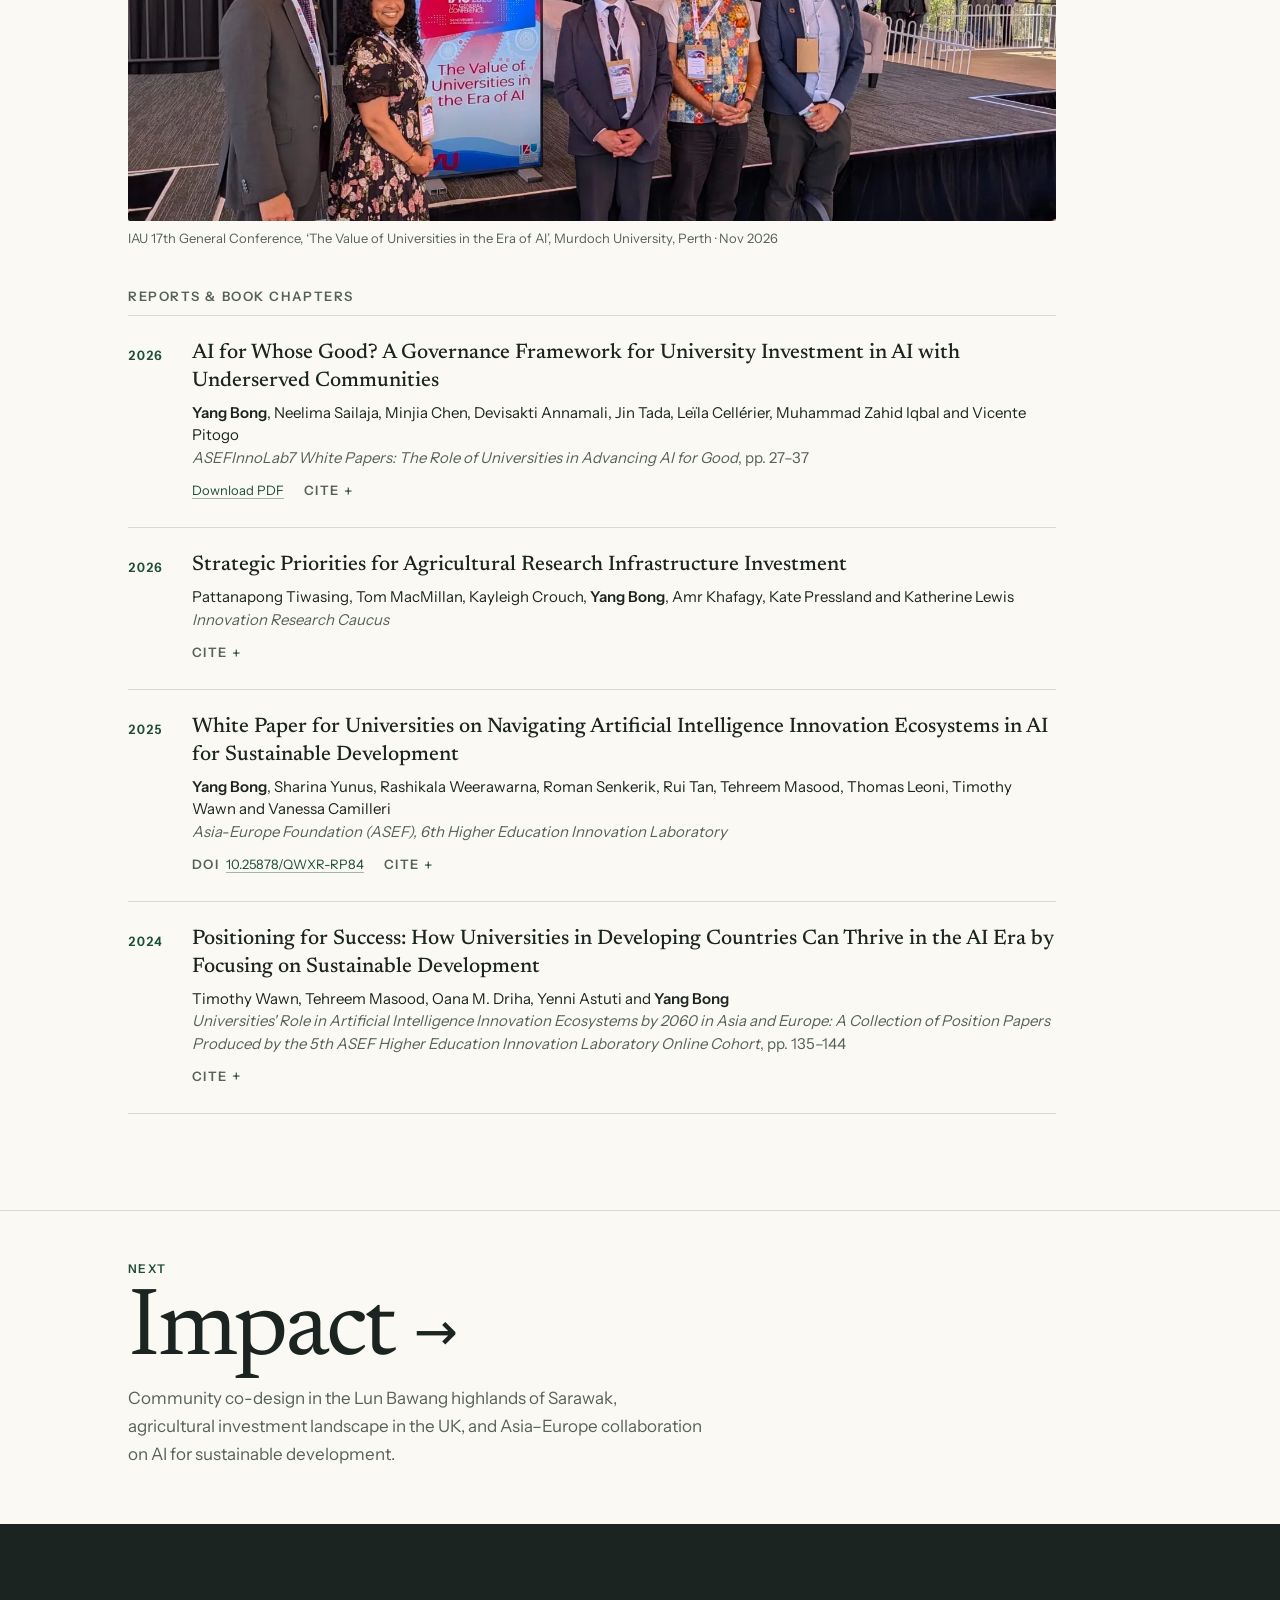
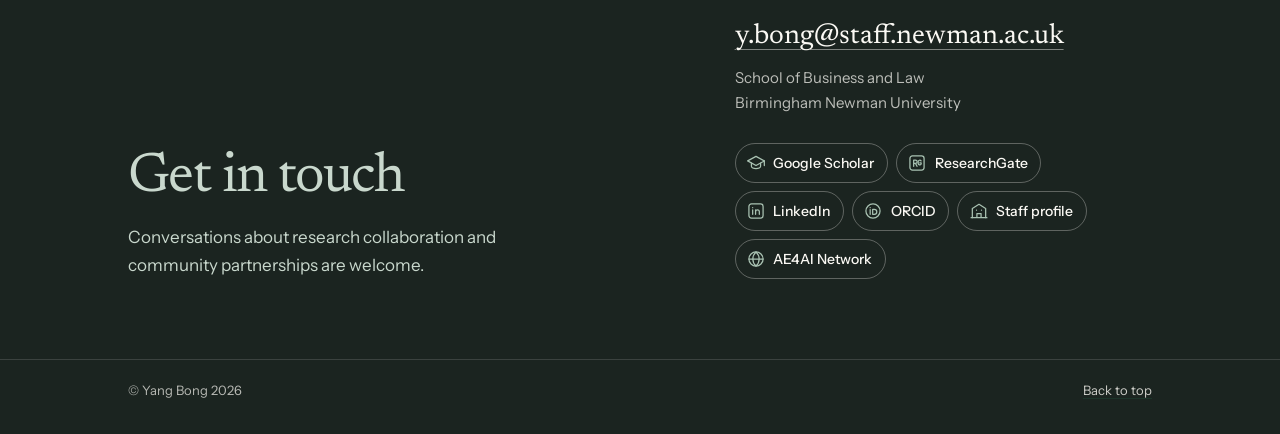
<file: publications.html>
<!doctype html>
<html lang="en-GB">
<head>
  <meta charset="utf-8">
  <meta name="viewport" content="width=device-width, initial-scale=1">

  <!-- Generated by scripts/make_pages.py from scripts/page.template.html. Edit those, not this file. -->
  <title>Publications · Dr Yang Bong</title>
  <meta name="description" content="Publications by Dr Yang Bong, Birmingham Newman University: journal articles, conference papers and reports, with DOIs and citations ready to copy.">
  <meta name="author" content="Yang Bong">
  <link rel="canonical" href="https://bongyang.github.io/publications.html">

  <meta property="og:type" content="website">
  <meta property="og:site_name" content="Dr Yang Bong">
  <meta property="og:title" content="Publications · Dr Yang Bong">
  <meta property="og:description" content="Publications by Dr Yang Bong, Birmingham Newman University: journal articles, conference papers and reports, with DOIs and citations ready to copy.">
  <meta property="og:url" content="https://bongyang.github.io/publications.html">
  <meta property="og:image" content="https://bongyang.github.io/assets/img/og-image.png">
  <meta property="og:image:width" content="1200">
  <meta property="og:image:height" content="630">
  <meta property="og:image:alt" content="Dr Yang Bong, Senior Lecturer, Birmingham Newman University">
  <meta property="og:locale" content="en_GB">
  <meta name="twitter:card" content="summary_large_image">

  <meta name="theme-color" content="#FBF9F4">
  <meta name="color-scheme" content="light only">
  <link rel="icon" href="assets/img/favicon.svg" type="image/svg+xml">
  <link rel="icon" href="assets/img/favicon-32.png" sizes="32x32" type="image/png">
  <link rel="apple-touch-icon" href="assets/img/apple-touch-icon.png">

  <link rel="preload" href="assets/fonts/newsreader-latin-wght-normal.woff2" as="font" type="font/woff2" crossorigin>
  <link rel="preload" href="assets/fonts/instrument-sans-latin-wght-normal.woff2" as="font" type="font/woff2" crossorigin>
  <link rel="preload" href="content.json" as="fetch" crossorigin>
  <link rel="preload" href="publications.json" as="fetch" crossorigin>
  
  <link rel="stylesheet" href="assets/css/style.css">
</head>
<body data-page="publications">
  <a class="skip" href="#main" data-text="labels.skip">Skip to content</a>

  <header class="masthead" id="top">
    <div class="wrap masthead__inner">
      <a class="masthead__name" href="./" data-text="hero.name">Dr Yang Bong</a>
      <nav aria-label="Main"><ul id="nav" class="nav"></ul></nav>
    </div>
  </header>

  <main id="main">
    <div id="page"></div>
    <section id="contact" class="band band--dark contact-band" aria-labelledby="contact-h"></section>
  </main>

  <footer class="footer">
    <div class="wrap footer__inner" id="footer"></div>
  </footer>

  <noscript>
    <p class="noscript">This site needs JavaScript to load its content. You can reach Dr Yang Bong at Birmingham Newman University: https://newman.ac.uk/staff/staff/dr-yang-bong/</p>
  </noscript>

  <script src="assets/js/main.js" defer></script>
</body>
</html>
</file>
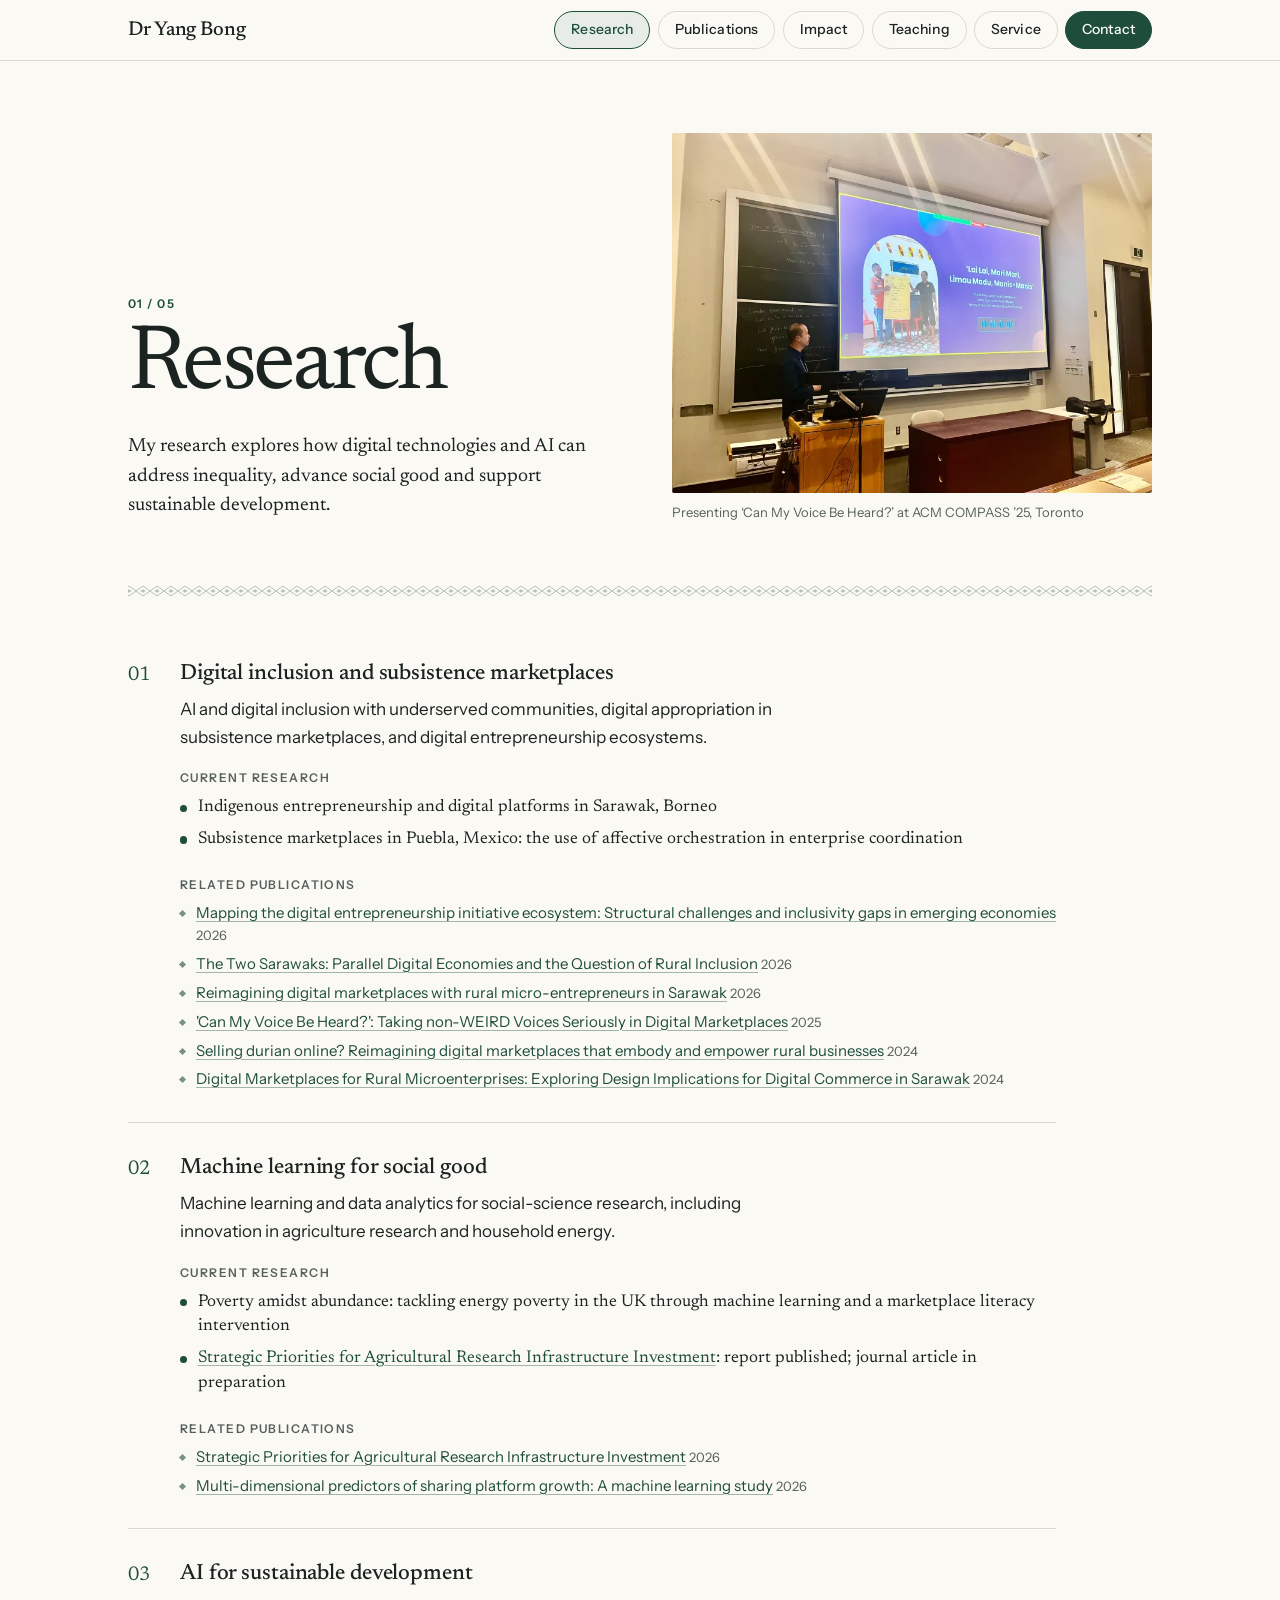
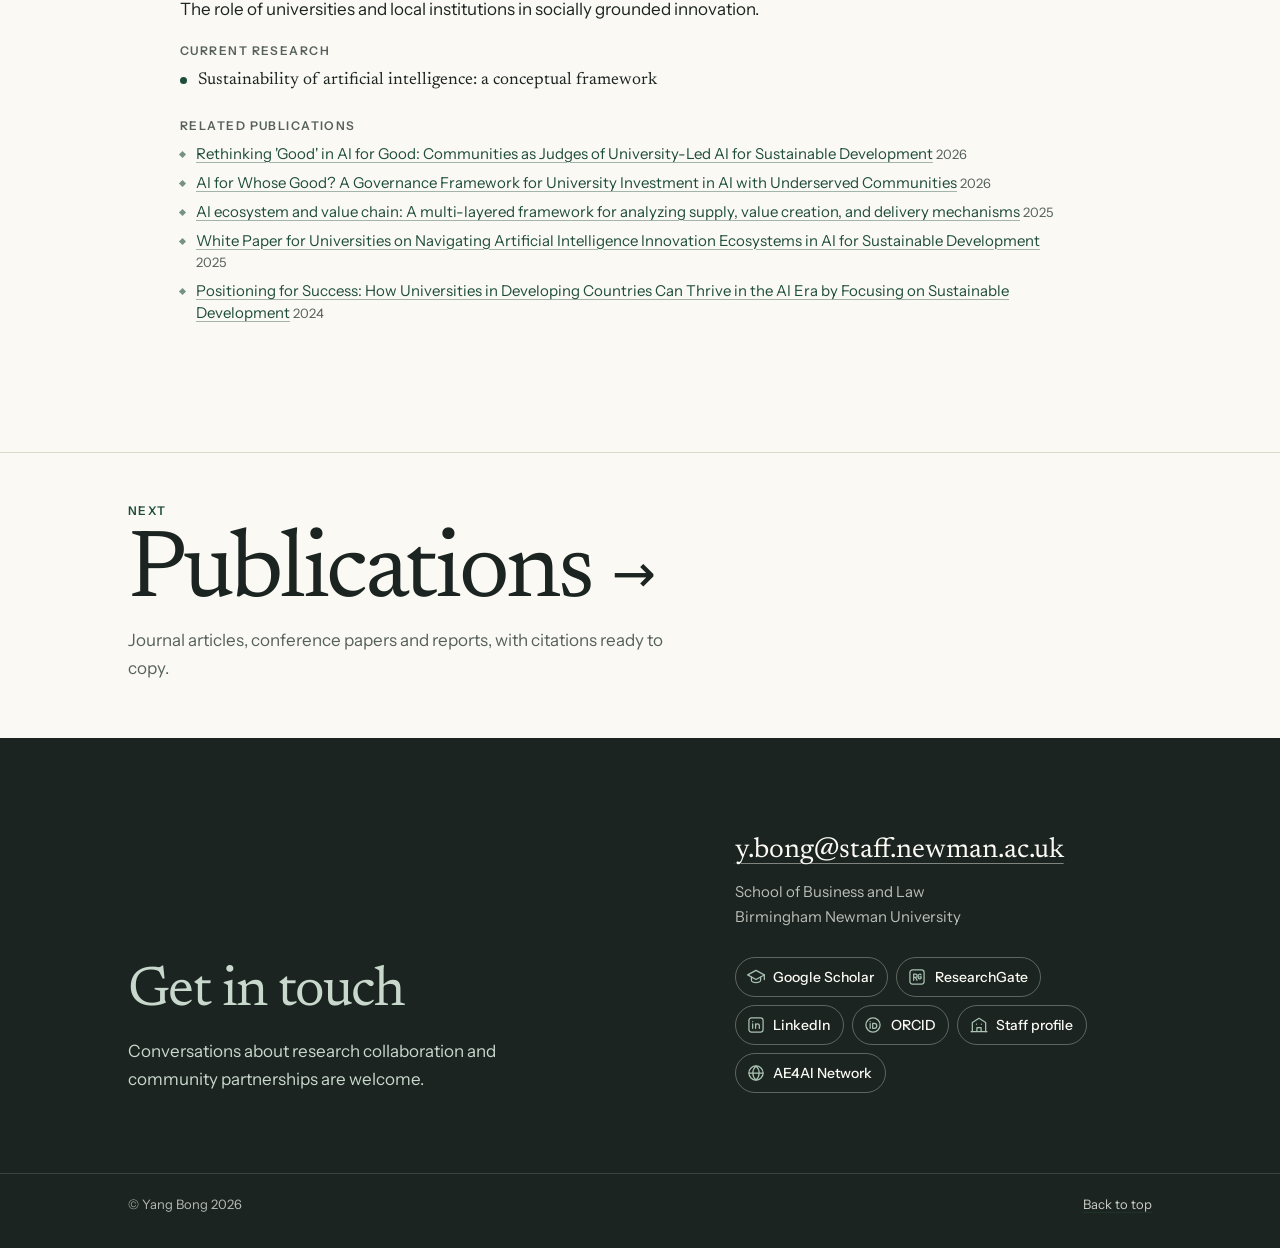
<file: research.html>
<!doctype html>
<html lang="en-GB">
<head>
  <meta charset="utf-8">
  <meta name="viewport" content="width=device-width, initial-scale=1">

  <!-- Generated by scripts/make_pages.py from scripts/page.template.html. Edit those, not this file. -->
  <title>Research · Dr Yang Bong</title>
  <meta name="description" content="Research by Dr Yang Bong (Birmingham Newman University) on digital inclusion, subsistence marketplaces, machine learning for social good and AI for sustainable development.">
  <meta name="author" content="Yang Bong">
  <link rel="canonical" href="https://bongyang.github.io/research.html">

  <meta property="og:type" content="website">
  <meta property="og:site_name" content="Dr Yang Bong">
  <meta property="og:title" content="Research · Dr Yang Bong">
  <meta property="og:description" content="Research by Dr Yang Bong (Birmingham Newman University) on digital inclusion, subsistence marketplaces, machine learning for social good and AI for sustainable development.">
  <meta property="og:url" content="https://bongyang.github.io/research.html">
  <meta property="og:image" content="https://bongyang.github.io/assets/img/og-image.png">
  <meta property="og:image:width" content="1200">
  <meta property="og:image:height" content="630">
  <meta property="og:image:alt" content="Dr Yang Bong, Senior Lecturer, Birmingham Newman University">
  <meta property="og:locale" content="en_GB">
  <meta name="twitter:card" content="summary_large_image">

  <meta name="theme-color" content="#FBF9F4">
  <meta name="color-scheme" content="light only">
  <link rel="icon" href="assets/img/favicon.svg" type="image/svg+xml">
  <link rel="icon" href="assets/img/favicon-32.png" sizes="32x32" type="image/png">
  <link rel="apple-touch-icon" href="assets/img/apple-touch-icon.png">

  <link rel="preload" href="assets/fonts/newsreader-latin-wght-normal.woff2" as="font" type="font/woff2" crossorigin>
  <link rel="preload" href="assets/fonts/instrument-sans-latin-wght-normal.woff2" as="font" type="font/woff2" crossorigin>
  <link rel="preload" href="content.json" as="fetch" crossorigin>
  <link rel="preload" href="publications.json" as="fetch" crossorigin>
  <link rel="preload" as="image" type="image/webp" imagesrcset="assets/img/banner/2025-toronto-compass-800.webp 800w, assets/img/banner/2025-toronto-compass-1600.webp 1600w, assets/img/banner/2025-toronto-compass-2400.webp 2400w" imagesizes="(min-width: 48rem) 45vw, 100vw" fetchpriority="high">
  <link rel="stylesheet" href="assets/css/style.css">
</head>
<body data-page="research">
  <a class="skip" href="#main" data-text="labels.skip">Skip to content</a>

  <header class="masthead" id="top">
    <div class="wrap masthead__inner">
      <a class="masthead__name" href="./" data-text="hero.name">Dr Yang Bong</a>
      <nav aria-label="Main"><ul id="nav" class="nav"></ul></nav>
    </div>
  </header>

  <main id="main">
    <div id="page"></div>
    <section id="contact" class="band band--dark contact-band" aria-labelledby="contact-h"></section>
  </main>

  <footer class="footer">
    <div class="wrap footer__inner" id="footer"></div>
  </footer>

  <noscript>
    <p class="noscript">This site needs JavaScript to load its content. You can reach Dr Yang Bong at Birmingham Newman University: https://newman.ac.uk/staff/staff/dr-yang-bong/</p>
  </noscript>

  <script src="assets/js/main.js" defer></script>
</body>
</html>
</file>
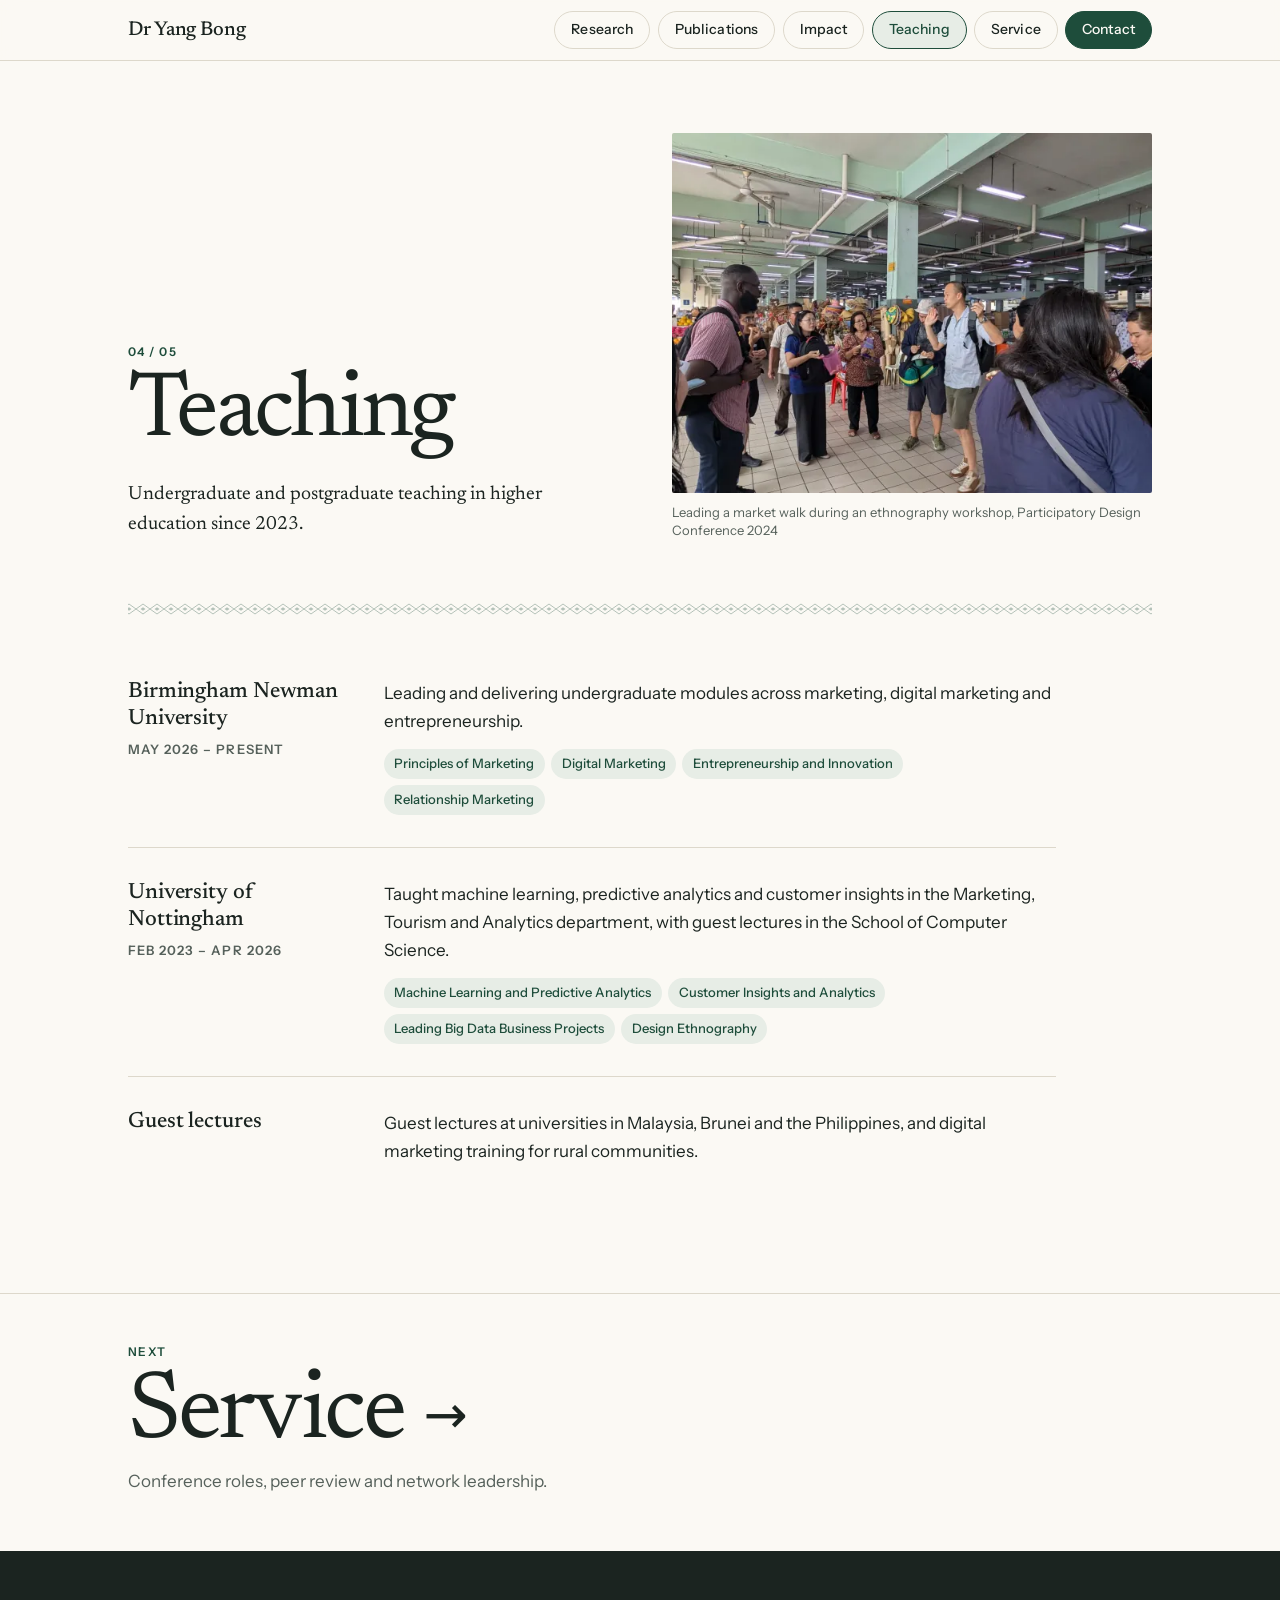
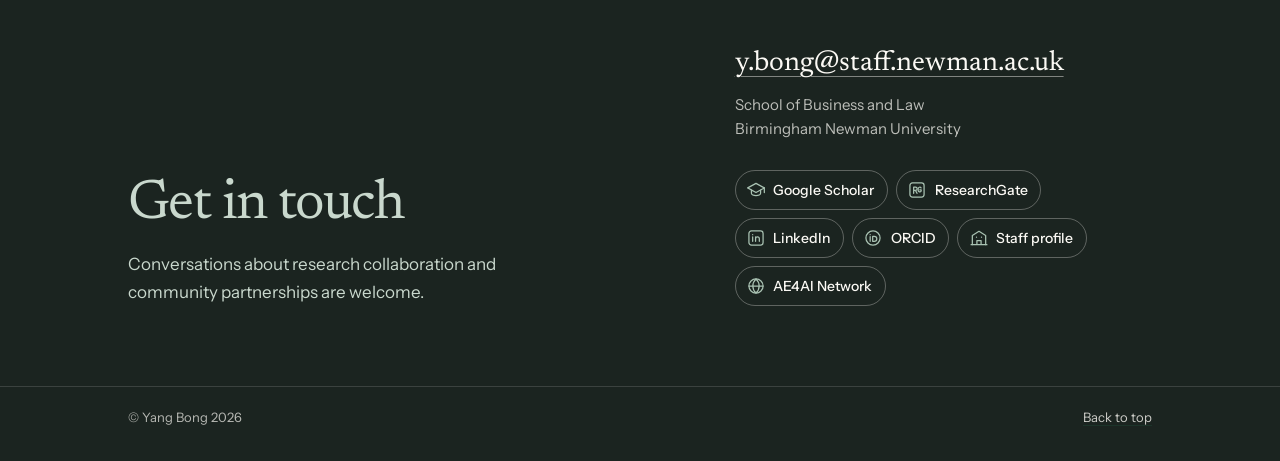
<file: teaching.html>
<!doctype html>
<html lang="en-GB">
<head>
  <meta charset="utf-8">
  <meta name="viewport" content="width=device-width, initial-scale=1">

  <!-- Generated by scripts/make_pages.py from scripts/page.template.html. Edit those, not this file. -->
  <title>Teaching · Dr Yang Bong</title>
  <meta name="description" content="Teaching by Dr Yang Bong in marketing, digital marketing, entrepreneurship and machine learning at Birmingham Newman University and the University of Nottingham.">
  <meta name="author" content="Yang Bong">
  <link rel="canonical" href="https://bongyang.github.io/teaching.html">

  <meta property="og:type" content="website">
  <meta property="og:site_name" content="Dr Yang Bong">
  <meta property="og:title" content="Teaching · Dr Yang Bong">
  <meta property="og:description" content="Teaching by Dr Yang Bong in marketing, digital marketing, entrepreneurship and machine learning at Birmingham Newman University and the University of Nottingham.">
  <meta property="og:url" content="https://bongyang.github.io/teaching.html">
  <meta property="og:image" content="https://bongyang.github.io/assets/img/og-image.png">
  <meta property="og:image:width" content="1200">
  <meta property="og:image:height" content="630">
  <meta property="og:image:alt" content="Dr Yang Bong, Senior Lecturer, Birmingham Newman University">
  <meta property="og:locale" content="en_GB">
  <meta name="twitter:card" content="summary_large_image">

  <meta name="theme-color" content="#FBF9F4">
  <meta name="color-scheme" content="light only">
  <link rel="icon" href="assets/img/favicon.svg" type="image/svg+xml">
  <link rel="icon" href="assets/img/favicon-32.png" sizes="32x32" type="image/png">
  <link rel="apple-touch-icon" href="assets/img/apple-touch-icon.png">

  <link rel="preload" href="assets/fonts/newsreader-latin-wght-normal.woff2" as="font" type="font/woff2" crossorigin>
  <link rel="preload" href="assets/fonts/instrument-sans-latin-wght-normal.woff2" as="font" type="font/woff2" crossorigin>
  <link rel="preload" href="content.json" as="fetch" crossorigin>
  <link rel="preload" href="publications.json" as="fetch" crossorigin>
  <link rel="preload" as="image" type="image/webp" imagesrcset="assets/img/banner/2024-pdc-ethnography-800.webp 800w, assets/img/banner/2024-pdc-ethnography-1600.webp 1600w, assets/img/banner/2024-pdc-ethnography-2016.webp 2016w" imagesizes="(min-width: 48rem) 45vw, 100vw" fetchpriority="high">
  <link rel="stylesheet" href="assets/css/style.css">
</head>
<body data-page="teaching">
  <a class="skip" href="#main" data-text="labels.skip">Skip to content</a>

  <header class="masthead" id="top">
    <div class="wrap masthead__inner">
      <a class="masthead__name" href="./" data-text="hero.name">Dr Yang Bong</a>
      <nav aria-label="Main"><ul id="nav" class="nav"></ul></nav>
    </div>
  </header>

  <main id="main">
    <div id="page"></div>
    <section id="contact" class="band band--dark contact-band" aria-labelledby="contact-h"></section>
  </main>

  <footer class="footer">
    <div class="wrap footer__inner" id="footer"></div>
  </footer>

  <noscript>
    <p class="noscript">This site needs JavaScript to load its content. You can reach Dr Yang Bong at Birmingham Newman University: https://newman.ac.uk/staff/staff/dr-yang-bong/</p>
  </noscript>

  <script src="assets/js/main.js" defer></script>
</body>
</html>
</file>
<file: assets/css/style.css>
/* Dr Yang Bong — personal site. Mobile-first, light mode only.
   Design tokens are in :root; change colours and type there. */

@font-face {
  font-family: "Newsreader";
  src: url("../fonts/newsreader-latin-wght-normal.woff2") format("woff2");
  font-weight: 200 800; font-style: normal; font-display: swap;
}
@font-face {
  font-family: "Newsreader";
  src: url("../fonts/newsreader-latin-wght-italic.woff2") format("woff2");
  font-weight: 200 800; font-style: italic; font-display: swap;
}
@font-face {
  font-family: "Instrument Sans";
  src: url("../fonts/instrument-sans-latin-wght-normal.woff2") format("woff2");
  font-weight: 400 700; font-style: normal; font-display: swap;
}

:root {
  color-scheme: light only;
  /* colour */
  --paper: #FBF9F4;
  --paper-deep: #F3F0E7;
  --ink: #1B2420;
  --muted: #56615B;
  --rule: #DDD8CB;
  --accent: #1E4D3B;        /* deep forest green, the single accent */
  --accent-soft: #E7EDE6;
  /* type */
  --serif: "Newsreader", "Iowan Old Style", Georgia, serif;
  --sans: "Instrument Sans", system-ui, -apple-system, "Segoe UI", sans-serif;
  /* layout */
  --wrap: 68rem;
  --gutter: 1.25rem;
  --masthead: 3.25rem;
}

*, *::before, *::after { box-sizing: border-box; }
html { scroll-behavior: smooth; scroll-padding-top: calc(var(--masthead) + 1.25rem); -webkit-text-size-adjust: 100%; }
@media (prefers-reduced-motion: reduce) { html { scroll-behavior: auto; } }

body {
  margin: 0;
  background: var(--paper);
  color: var(--ink);
  font: 400 1.0625rem/1.65 var(--sans);
  -webkit-font-smoothing: antialiased;
  text-rendering: optimizeLegibility;
}
h1, h2, h3, h4, p, ul, ol, figure, address { margin: 0; padding: 0; }
ul, ol { list-style: none; }
address { font-style: normal; }
img { display: block; max-width: 100%; height: auto; }
[hidden] { display: none !important; }
button { font: inherit; color: inherit; }

a { color: var(--accent); text-decoration: underline; text-decoration-thickness: 1px; text-underline-offset: 0.2em; text-decoration-color: color-mix(in srgb, var(--accent) 40%, transparent); transition: text-decoration-color .15s; }
a:hover { text-decoration-color: var(--accent); }
:focus-visible { outline: 2px solid var(--accent); outline-offset: 3px; border-radius: 2px; }
strong { font-weight: 600; }
.muted { color: var(--muted); }

.wrap { max-width: var(--wrap); margin-inline: auto; padding-inline: var(--gutter); }

.skip { position: absolute; left: -999px; top: 0; background: var(--accent); color: #fff; padding: .6rem 1rem; z-index: 20; }
.skip:focus { left: .5rem; top: .5rem; }
/* Until main.js has rendered, hold space and hide what would jump. */
html:not(.is-ready) main { min-height: 100vh; }
html:not(.is-ready) .footer, html:not(.is-ready) .contact-band, html:not(.is-ready) .nav { visibility: hidden; }
.noscript { max-width: 40rem; margin: 3rem auto; padding: 0 var(--gutter); }

/* ---------- masthead ---------- */
.masthead {
  position: sticky; top: 0; z-index: 10;
  background: color-mix(in srgb, var(--paper) 92%, transparent);
  backdrop-filter: blur(8px); -webkit-backdrop-filter: blur(8px);
  border-bottom: 1px solid var(--rule);
}
.masthead__inner { display: flex; align-items: center; gap: 1.25rem; min-height: var(--masthead); }
.masthead__name { font: 500 1.125rem/1 var(--serif); color: var(--ink); text-decoration: none; white-space: nowrap; letter-spacing: -.005em; }
.masthead nav { min-width: 0; margin-left: auto; }
.nav {
  display: flex; gap: .4rem; overflow-x: auto; scrollbar-width: none;
  margin-right: calc(var(--gutter) * -1); padding: .5rem var(--gutter) .5rem .75rem;
  -webkit-mask-image: linear-gradient(90deg, transparent 0, #000 .75rem, #000 calc(100% - 1.5rem), transparent);
          mask-image: linear-gradient(90deg, transparent 0, #000 .75rem, #000 calc(100% - 1.5rem), transparent);
}
.nav::-webkit-scrollbar { display: none; }
.nav a {
  display: block; padding: .38rem .85rem; white-space: nowrap; border-radius: 999px;
  font-size: .8125rem; font-weight: 500; letter-spacing: .01em;
  color: var(--ink); text-decoration: none; border: 1px solid var(--rule);
  transition: background .15s, border-color .15s, color .15s;
}
.nav a:hover { border-color: var(--accent); color: var(--accent); }
.nav a.is-active { background: var(--accent-soft); border-color: var(--accent); color: var(--accent); }
.nav__contact a { background: var(--accent); border-color: var(--accent); color: var(--paper); }
.nav__contact a:hover { background: var(--ink); border-color: var(--ink); color: var(--paper); }

/* Home: the masthead floats over the cover photo, then turns solid. */
body[data-page="home"] .masthead { position: fixed; left: 0; right: 0; transition: background .25s, border-color .25s; }
.masthead.is-over { background: transparent; border-bottom-color: transparent; backdrop-filter: none; -webkit-backdrop-filter: none; }
.masthead.is-over .masthead__name { color: var(--paper); }
.masthead.is-over .nav a { background: rgba(20, 30, 25, .55); border-color: rgba(251, 249, 244, .35); color: var(--paper); }
.masthead.is-over .nav a:hover { background: rgba(20, 30, 25, .8); border-color: var(--paper); }
.masthead.is-over .nav__contact a { background: var(--paper); border-color: var(--paper); color: var(--ink); }
.masthead.is-over :focus-visible { outline-color: var(--paper); }

/* ---------- quiet Borneo motif: a woven diamond band ---------- */
.motif {
  height: 12px;
  background: url("data:image/svg+xml,%3Csvg xmlns='http://www.w3.org/2000/svg' width='28' height='12' viewBox='0 0 28 12'%3E%3Cg fill='none' stroke='%231E4D3B' stroke-width='1'%3E%3Cpath d='M0 6 7 1l7 5-7 5z'/%3E%3Cpath d='M14 6l7-5 7 5-7 5z'/%3E%3C/g%3E%3Cpath d='M7 4.200 9.500 6 7 7.800 4.500 6zM21 4.200 23.500 6 21 7.800 18.500 6z' fill='%231E4D3B'/%3E%3C/svg%3E") center / 28px 12px repeat-x;
  opacity: .32;
  max-width: calc(var(--wrap) - 2 * var(--gutter));
  margin-inline: max(var(--gutter), calc((100% - var(--wrap)) / 2 + var(--gutter)));
}

/* ---------- shared type ---------- */
.eyebrow, .label {
  font-size: .75rem; font-weight: 600; letter-spacing: .12em; text-transform: uppercase; color: var(--accent);
}

.links { display: flex; flex-wrap: wrap; gap: .5rem; margin-top: 1.75rem; }
.links a {
  display: inline-flex; align-items: center; gap: .45rem; min-height: 2.5rem; padding: .4rem .8rem .4rem .65rem;
  border: 1px solid var(--rule); border-radius: 999px; background: #fff;
  font-size: .875rem; font-weight: 500; color: var(--ink); text-decoration: none;
  transition: border-color .15s, color .15s, background .15s;
}
.links a:hover { border-color: var(--accent); color: var(--accent); background: var(--accent-soft); }
.links .icon { color: var(--accent); flex: none; }



/* ---------- sections ---------- */
h3 { font: 500 1.375rem/1.25 var(--serif); letter-spacing: -.005em; }
.lede { font: 400 1.1875rem/1.55 var(--serif); max-width: 40rem; color: var(--ink); }
.label { margin-bottom: .4rem; }

/* research */
.themes { margin-top: 1.75rem; }
.theme { display: grid; grid-template-columns: 2rem 1fr; gap: .25rem; padding: 1.5rem 0; border-top: 1px solid var(--rule); }
.theme__no { font: 400 1.25rem/1.4 var(--serif); font-variant-numeric: tabular-nums; color: var(--accent); }
.theme h2 + p { margin-top: .4rem; max-width: 38rem; }
.theme .label { margin-top: 1.1rem; color: var(--muted); }
.related li { position: relative; padding-left: 1rem; font-size: .9375rem; line-height: 1.45; margin-top: .45rem; }
.related li::before { content: ""; position: absolute; left: 0; top: .6em; width: 5px; height: 5px; background: var(--accent); transform: rotate(45deg); opacity: .6; }
.related .muted { font-size: .8125rem; white-space: nowrap; }

/* publications */
.group { margin-top: 2.5rem; padding-bottom: .6rem; border-bottom: 1px solid var(--rule); font: 600 .8125rem/1.4 var(--sans); letter-spacing: .12em; text-transform: uppercase; color: var(--muted); }
.pub { display: grid; grid-template-columns: 1fr; gap: .15rem; padding: 1.25rem 0; border-bottom: 1px solid var(--rule); scroll-margin-top: calc(var(--masthead) + 1rem); }
.pub:target { background: var(--accent-soft); box-shadow: 0 0 0 .75rem var(--accent-soft); border-color: transparent; }
.pub__year { font-size: .8125rem; font-weight: 600; letter-spacing: .06em; color: var(--accent); font-variant-numeric: tabular-nums; }
.pub__title { font: 500 1.1875rem/1.32 var(--serif); letter-spacing: 0; }
.pub__title a { color: var(--ink); text-decoration-color: transparent; }
.pub__title a:hover { color: var(--accent); text-decoration-color: var(--accent); }
.pub__authors { margin-top: .4rem; font-size: .9375rem; line-height: 1.5; }
.pub__venue { font-size: .9375rem; line-height: 1.5; color: var(--muted); }
.pub__venue cite { font-style: italic; }
.pub__doi { margin-top: .35rem; font-size: .8125rem; overflow-wrap: anywhere; }
.pub__doi span { font-weight: 600; letter-spacing: .1em; color: var(--muted); margin-right: .25rem; }

/* impact */
.impact { display: grid; gap: 1rem; }
.impact__item { padding: 1.5rem; border: 1px solid var(--rule); border-radius: 2px; background: #fff; }
.impact__item p:not(.label) { margin-top: .6rem; }
.impact__item--lead { background: var(--accent); border-color: var(--accent); color: var(--paper); padding: 1.75rem 1.5rem; }
.impact__item--lead .label { color: #CFE0D3; }
.page .impact__item--lead h2 { font-size: 1.75rem; font-weight: 400; }
.impact__item--lead p:not(.label) { font: 400 1.1875rem/1.55 var(--serif); max-width: 38rem; }
.impact__item--lead a { color: var(--paper); text-decoration-color: rgba(251,249,244,.5); }
.impact__item--lead a:hover { text-decoration-color: var(--paper); }
.impact__item--lead :focus-visible { outline-color: var(--paper); }
.more { display: inline-flex; align-items: center; gap: .3rem; font: 500 .9375rem/1.4 var(--sans); }
.more .icon { width: 16px; height: 16px; }


/* publication tools */
.pubtools { display: flex; flex-wrap: wrap; align-items: center; justify-content: space-between; gap: .75rem 1.5rem; margin-top: 1.75rem; }
.filter { display: flex; flex-wrap: wrap; gap: .4rem; }
.filter button {
  min-height: 2.25rem; padding: .3rem .85rem; border: 1px solid var(--rule); border-radius: 999px; background: #fff;
  font-size: .8125rem; font-weight: 500; cursor: pointer; transition: background .15s, border-color .15s, color .15s;
}
.filter button:hover { border-color: var(--accent); color: var(--accent); }
.filter button[aria-pressed="true"] { background: var(--accent); border-color: var(--accent); color: var(--paper); }
.filter__status { position: absolute; width: 1px; height: 1px; overflow: hidden; clip: rect(0 0 0 0); }
.pubtools__bib { font-size: .8125rem; font-weight: 500; }

.pub__meta { display: flex; flex-wrap: wrap; align-items: baseline; gap: .25rem 1.25rem; margin-top: .35rem; }
.pub__meta .pub__doi { margin-top: 0; }
.cite summary {
  display: inline-flex; align-items: center; gap: .3rem; cursor: pointer; list-style: none;
  font-size: .8125rem; font-weight: 600; letter-spacing: .1em; text-transform: uppercase; color: var(--muted);
}
.cite summary::-webkit-details-marker { display: none; }
.cite summary::after { content: "+"; font-weight: 400; font-size: 1rem; line-height: 1; color: var(--accent); }
.cite[open] summary::after { content: "\2212"; }
.cite summary:hover { color: var(--accent); }
.cite[open] { flex-basis: 100%; }
.cite__panel { margin-top: .75rem; padding: 1rem; background: var(--paper-deep); border-radius: 2px; display: grid; gap: 1rem; }
.cite__row { display: grid; grid-template-columns: 1fr auto; gap: .35rem .75rem; align-items: start; }
.cite__label { grid-column: 1 / -1; font-size: .6875rem; font-weight: 600; letter-spacing: .12em; text-transform: uppercase; color: var(--muted); }
.cite__text { font-size: .875rem; line-height: 1.5; overflow-wrap: anywhere; }
.cite__bib { margin: 0; font: .75rem/1.5 ui-monospace, "SF Mono", Menlo, Consolas, monospace; white-space: pre-wrap; overflow-wrap: anywhere; color: var(--ink); }
.copy {
  min-height: 2rem; padding: .2rem .7rem; border: 1px solid var(--rule); border-radius: 999px; background: #fff;
  font-size: .75rem; font-weight: 600; cursor: pointer;
}
.copy:hover { border-color: var(--accent); color: var(--accent); }
.copy.is-done { background: var(--accent); border-color: var(--accent); color: var(--paper); }

/* impact project: map, story, timeline */
.project { display: grid; gap: 2rem; padding: 2rem 0 1rem; }
.map { margin: 0; }
.project__story h3 { font-size: 1.625rem; font-weight: 400; }
.project__story h3 + p { margin-top: .6rem; font: 400 1.125rem/1.55 var(--serif); }
.tagline { margin: 1.5rem 0; padding-left: 1rem; border-left: 2px solid var(--accent); }
.tagline p { font: italic 400 1.5rem/1.25 var(--serif); color: var(--accent); }
.tagline p::before { content: "\201C"; } .tagline p::after { content: "\201D"; }
.tagline footer { margin-top: .4rem; font-size: .875rem; color: var(--muted); }
.outputs li { position: relative; padding-left: 1rem; margin-top: .4rem; font-size: .9375rem; line-height: 1.5; }
.outputs li::before { content: ""; position: absolute; left: 0; top: .6em; width: 5px; height: 5px; background: var(--accent); transform: rotate(45deg); opacity: .6; }

.timeline ol { position: relative; margin-top: .5rem; }
.timeline ol::before { content: ""; position: absolute; left: 4px; top: .6rem; bottom: .6rem; width: 1px; background: var(--rule); }
.timeline li { position: relative; display: grid; gap: .1rem; padding: .6rem .5rem .6rem 1.5rem; border-radius: 2px; transition: background .15s; }
.timeline li::before { content: ""; position: absolute; left: 0; top: 1rem; width: 9px; height: 9px; border-radius: 50%; background: var(--paper); border: 1.5px solid var(--accent); }
.timeline li[data-place]::before { background: var(--accent); }
.timeline li[data-place] { cursor: default; }
.timeline li.is-lit { background: var(--accent-soft); }
.timeline__date { font-size: .75rem; font-weight: 600; letter-spacing: .1em; text-transform: uppercase; color: var(--accent); font-variant-numeric: tabular-nums; }
.timeline li p:not(.timeline__date) { font-size: .9375rem; line-height: 1.45; }

/* teaching */
.rows { margin-top: 1.75rem; }
.row { display: grid; gap: .5rem; padding: 1.5rem 0; border-top: 1px solid var(--rule); }
.row__dates { margin-top: .3rem; font-size: .8125rem; font-weight: 600; letter-spacing: .08em; text-transform: uppercase; color: var(--muted); }
.tags { display: flex; flex-wrap: wrap; gap: .4rem; margin-top: .9rem; }
.tags li { font-size: .8125rem; font-weight: 500; padding: .25rem .65rem; border-radius: 999px; background: var(--accent-soft); color: var(--accent); }

/* service */
.service li { display: grid; gap: .1rem; padding: 1rem 0; border-top: 1px solid var(--rule); }
.service li:last-child { border-bottom: 1px solid var(--rule); }
.service__role { font-size: .8125rem; font-weight: 600; letter-spacing: .08em; text-transform: uppercase; color: var(--muted); }
.service__org { font: 400 1.1875rem/1.35 var(--serif); }

/* contact */
.contact__email { margin-top: 1.25rem; font: 400 clamp(1.3rem, 6vw, 2rem)/1.2 var(--serif); overflow-wrap: anywhere; }

/* ---------- field photos in the impact project ---------- */
.field__list { list-style: none; margin: .9rem 0 0; padding: 0; display: grid; grid-template-columns: repeat(3, minmax(0, 1fr)); gap: .75rem; }
.field figure { margin: 0; }
.field img { width: 100%; height: auto; aspect-ratio: 3 / 4; object-fit: cover; border-radius: 2px; background: var(--paper-deep); }
.field figcaption { margin-top: .5rem; font-size: .8125rem; line-height: 1.4; color: var(--muted); }

.contact address { margin-top: 1rem; color: var(--muted); font-size: .9375rem; }

/* footer */
.footer { background: var(--ink); border-top: 1px solid rgba(251, 249, 244, .14); }
.footer__inner { display: flex; justify-content: space-between; gap: 1rem; padding-top: 1.25rem; padding-bottom: 2rem; font-size: .8125rem; color: var(--muted); }
.footer__inner { color: rgba(251, 249, 244, .7); }
.footer a { color: rgba(251, 249, 244, .8); }
.footer :focus-visible { outline-color: var(--paper); }

/* ---------- larger screens ---------- */
@media (min-width: 48rem) {
  :root { --gutter: 2rem; --masthead: 3.75rem; }
  body { font-size: 1.0625rem; }
  .nav { gap: 1.75rem; -webkit-mask-image: none; mask-image: none; margin-right: 0; padding: 0; overflow: visible; }
  .nav a { padding: 1.25rem 0 1.1rem; }
  .masthead__name { font-size: 1.25rem; }

            

  .theme { grid-template-columns: 3rem 1fr; padding: 2rem 0; }
  .themes .theme:first-child, .rows .row:first-child { border-top: 0; padding-top: 0; }
  .themes, .rows { margin-top: 2.25rem; }
  .pub { grid-template-columns: 3.5rem 1fr; gap: 0 .5rem; padding: 1.5rem 0; }
  .pub__year { padding-top: .3rem; }
  .pub__title { font-size: 1.3125rem; }
  .group:first-of-type { margin-top: 2.25rem; }

  .impact { grid-template-columns: 1fr 1fr; gap: 1.25rem; }
  .project { grid-column: 1 / -1; grid-template-columns: minmax(0, 1.15fr) minmax(0, 1fr); column-gap: 2.5rem; row-gap: 2.25rem; padding: 1.25rem 0 1.25rem; align-items: start; }
  .map, .timeline { grid-column: 1 / -1; }
  .project__outputs { padding-top: .35rem; }
  .timeline ol { display: grid; grid-template-columns: repeat(3, minmax(0, 1fr)); column-gap: 1.5rem; }
  .timeline ol::before { display: none; }
  .timeline li { border-top: 1px solid var(--rule); padding: .9rem .6rem .9rem 1.4rem; }
  .timeline li::before { top: 1.25rem; }
  .pubtools { margin-top: 2rem; }

  .impact__item--lead { grid-column: 1 / -1; padding: 2.5rem; }
  .page .impact__item--lead h2 { font-size: 2.125rem; }
  .impact__item { padding: 1.75rem; }

  .row { grid-template-columns: 14rem 1fr; gap: 2rem; padding: 2rem 0; }
  .service li { grid-template-columns: 16rem 1fr; align-items: baseline; gap: 2rem; padding: 1.1rem 0; }
}

@media (min-width: 48rem) {
  .field { grid-column: 1 / -1; }
  .field__list { gap: 1.25rem; }
}

@media print {
  .masthead, .links, .motif, .footer a, .cover__img, .cover__pause, .card__img, .next { display: none; }
  .cover__name, .cover__tag, .cover__role { color: var(--ink) !important; }
  body { background: #fff; }
}

@media (min-width: 48rem) {
  .service li:first-child { border-top: 0; padding-top: 0; }
}

/* ================= multi-page layout ================= */
.display { font: 400 clamp(2.25rem, 7vw, 4.5rem)/1.02 var(--serif); letter-spacing: -.028em; text-wrap: balance; }
.bandhead { display: flex; flex-wrap: wrap; align-items: baseline; justify-content: space-between; gap: .5rem 1.5rem;
  border-top: 1px solid var(--ink); padding-top: 1rem; margin-bottom: 2rem; }
.bandhead .display { font-size: clamp(2rem, 5.5vw, 3.5rem); }
html:not(.is-ready) #page { visibility: hidden; }

/* ---------- home: cover ---------- */
.cover { position: relative; min-height: 92svh; display: flex; align-items: flex-end; color: var(--paper); background: var(--ink); overflow: hidden; }
.cover__img, .cover__slide, .cover__slide picture { position: absolute; inset: 0; }
.cover__slide { opacity: 0; transition: opacity 1.4s ease; }
.cover__slide.is-on { opacity: 1; }
.cover__img img { width: 100%; height: 100%; object-fit: cover; object-position: var(--pos-m, var(--pos, 50% 50%)); }
@media (prefers-reduced-motion: reduce) { .cover__slide { transition: none; } }
.cover::after { content: ""; position: absolute; inset: 0; pointer-events: none;
  background: linear-gradient(to top, rgba(17, 30, 24, .9) 0%, rgba(17, 30, 24, .4) 45%, rgba(17, 30, 24, .1) 75%, rgba(17, 30, 24, .5) 100%),
    linear-gradient(to right, rgba(17, 30, 24, .55), rgba(17, 30, 24, 0) 60%); }
.cover__inner { position: relative; z-index: 1; width: 100%; padding-top: 6rem; padding-bottom: 2rem; display: grid; }
.cover__tag { font: 400 1.0625rem/1.4 var(--sans); max-width: 24rem; color: rgba(251, 249, 244, .9); margin-top: 1rem; }
.cover__name { font: 400 clamp(2.75rem, 9vw, 5.5rem)/.95 var(--serif); letter-spacing: -.03em; margin: 0; }
.cover__role { display: grid; gap: .2rem; margin-top: 1.25rem; font-size: .8125rem; font-weight: 600; letter-spacing: .12em; text-transform: uppercase; color: rgba(251, 249, 244, .85); }

/* pause/play for the cover photos */
.cover__pause { position: absolute; z-index: 2; top: calc(var(--masthead) + 1rem); right: var(--gutter); width: 2.25rem; height: 2.25rem; padding: 0;
  display: grid; place-items: center; border-radius: 50%; border: 1px solid rgba(251, 249, 244, .5); background: rgba(20, 30, 25, .35); color: var(--paper); cursor: pointer; }
.cover__pause:hover { background: rgba(20, 30, 25, .65); border-color: var(--paper); }
.cover__pause:focus-visible { outline-color: var(--paper); }
.cover__pause-i { width: 10px; height: 12px; border-left: 3px solid currentColor; border-right: 3px solid currentColor; }
.cover__pause.is-paused .cover__pause-i { width: 0; height: 0; border-style: solid; border-width: 6px 0 6px 10px; border-color: transparent transparent transparent currentColor; margin-left: 3px; }

/* ---------- home: intro ---------- */
.intro { padding-top: 4rem; padding-bottom: 1rem; }
.intro .display { margin-top: .9rem; max-width: 22ch; }
.intro__cols { display: grid; gap: 2rem; margin-top: 2.5rem; }
.intro__photo { width: min(80%, 20rem); }
.intro__photo img { width: 100%; aspect-ratio: 4 / 5; object-fit: cover; border-radius: 2px; }
.intro__text p { font-size: 1.0625rem; line-height: 1.65; }
.intro__text p + p { margin-top: 1rem; }

/* ---------- home: explore cards ---------- */
.explore { padding-top: 4.5rem; padding-bottom: 5rem; }
.cards { display: grid; gap: 1rem; }
.card a { position: relative; display: block; height: 22rem; overflow: hidden; border-radius: 2px; color: var(--paper); text-decoration: none; background: var(--ink); }
.card__img, .card__img picture { position: absolute; inset: 0; }
.card__img img { width: 100%; height: 100%; object-fit: cover; object-position: var(--pos, 50% 50%); transition: transform .6s cubic-bezier(.2, .7, .2, 1); }
.card a::after { content: ""; position: absolute; inset: 0; background: linear-gradient(to top, rgba(17, 30, 24, .9), rgba(17, 30, 24, .35) 55%, rgba(17, 30, 24, .05)); transition: background .3s; }
.card a:hover .card__img img, .card a:focus-visible .card__img img { transform: scale(1.045); }
.card__text { position: absolute; z-index: 1; left: 0; right: 0; bottom: 0; padding: 1.4rem 1.4rem 1.5rem; }
.card__no { font-size: .75rem; font-weight: 600; letter-spacing: .12em; color: rgba(251, 249, 244, .75); font-variant-numeric: tabular-nums; }
.card h3 { margin-top: .3rem; font: 400 2rem/1.05 var(--serif); letter-spacing: -.02em; }
.card__text p:last-child { margin-top: .5rem; font-size: .9375rem; line-height: 1.5; color: rgba(251, 249, 244, .88); max-width: 30rem; }
.card__go { position: absolute; z-index: 1; top: 1rem; right: 1rem; display: grid; place-items: center; width: 2.5rem; height: 2.5rem;
  border-radius: 50%; border: 1px solid rgba(251, 249, 244, .5); transition: background .2s, color .2s; }
.card a:hover .card__go { background: var(--paper); color: var(--ink); }
.card a:focus-visible { outline-offset: 3px; }
@media (prefers-reduced-motion: reduce) { .card__img img { transition: none; } }

/* ---------- dark bands (feature, contact) ---------- */
.band--dark { background: var(--ink); color: var(--paper); }
.band--dark .eyebrow { color: #A9C2B2; }
.band--dark .display { color: #C9D8CD; }
.band--dark a { color: var(--paper); text-decoration-color: rgba(251, 249, 244, .45); }
.band--dark a:hover { text-decoration-color: var(--paper); }
.band--dark :focus-visible { outline-color: var(--paper); }
.feature { display: grid; gap: 2rem; padding-top: 4.5rem; padding-bottom: 3.5rem; }
.feature .display { margin-top: .8rem; font-size: clamp(2.5rem, 8vw, 5.5rem); line-height: .98; max-width: 12ch; }
.feature__points { border-left: 2px solid rgba(251, 249, 244, .7); padding-left: 1.4rem; align-self: start; }
.feature__points li { font: 400 1.1875rem/1.45 var(--serif); }
.feature__points li + li { margin-top: .6rem; }
.band__rule { border-top: 1px solid rgba(251, 249, 244, .18); border-bottom: 1px solid rgba(251, 249, 244, .18); }
.metarow { display: flex; align-items: center; gap: 1rem; padding: 1.3rem 0; font-size: .75rem; font-weight: 500; letter-spacing: .12em; text-transform: uppercase; text-decoration: none; }
a.metarow { color: inherit; }
.metarow__line { flex: 1; min-width: 2rem; height: 1px; background: currentColor; position: relative; opacity: .8; transition: opacity .2s; }
.metarow__line::after { content: ""; position: absolute; right: 0; top: -4px; width: 8px; height: 8px; border-top: 1px solid; border-right: 1px solid; transform: rotate(45deg); }
.metarow__r { white-space: nowrap; }
a.metarow:hover .metarow__line { opacity: 1; }

/* ---------- home: gallery, recent ---------- */
.gallery { padding-top: 5rem; }
.recent { padding-top: 5rem; padding-bottom: 5rem; }
.recent .more { white-space: nowrap; }
.recent__list li { display: grid; grid-template-columns: 3.5rem 1fr; gap: .5rem; padding: 1.25rem 0; border-bottom: 1px solid var(--rule); }
.recent__list .pub__year { padding-top: .25rem; }

/* ---------- contact band ---------- */
.contact { display: grid; gap: 2rem; padding-top: 4.5rem; padding-bottom: 4rem; }
.contact .display { margin-top: 0; font-size: clamp(2rem, 5.5vw, 3.5rem); max-width: 18ch; }
.contact__lead { margin-top: 1rem; max-width: 34ch; color: #C9D8CD; font-size: 1.0625rem; }
.contact__email { margin-top: 0; font: 400 clamp(1.25rem, 5vw, 1.75rem)/1.2 var(--serif); overflow-wrap: anywhere; }
.contact address { margin-top: .75rem; color: rgba(251, 249, 244, .72); font-size: .9375rem; }
.band--dark .links a { background: transparent; color: var(--paper); border-color: rgba(251, 249, 244, .3); }
.band--dark .links a:hover { background: rgba(251, 249, 244, .1); border-color: var(--paper); color: var(--paper); }
.band--dark .links .icon { color: #A9C2B2; }

/* ---------- inner pages ---------- */
.phero { display: grid; gap: 2rem; padding-top: 2.5rem; padding-bottom: 3rem; }
.phero__title { margin-top: .6rem; font: 400 clamp(3.25rem, 13vw, 7.5rem)/.92 var(--serif); letter-spacing: -.04em; }
.phero .lede { margin-top: 1.5rem; }
.phero__img img { width: 100%; aspect-ratio: 4 / 3; object-fit: cover; object-position: var(--pos, 50% 50%); border-radius: 2px; background: var(--paper-deep); }
.phero__img figcaption { margin-top: .6rem; font-size: .8125rem; line-height: 1.4; color: var(--muted); }
.page { padding-top: 2.5rem; padding-bottom: 4rem; }
.page h2:not(.group) { font: 500 1.375rem/1.25 var(--serif); letter-spacing: -.005em; }
.page--research .themes, .page--teaching .rows { margin-top: 0; }
.page--research .theme:first-child, .page--teaching .row:first-child { border-top: 0; padding-top: 0; }
.page--publications .pubtools { margin-top: 0; }
.next { border-top: 1px solid var(--rule); }
.next a { display: grid; gap: .3rem; padding: 3rem 0 3.5rem; color: var(--ink); text-decoration: none; }
.next__title { font: 400 clamp(2.75rem, 10vw, 6rem)/1 var(--serif); letter-spacing: -.035em; display: flex; align-items: center; gap: 1.25rem; transition: color .2s; }
.next__title::after { content: "\2192"; font-family: var(--sans); font-weight: 300; font-size: .55em; transition: transform .25s; }
.next__teaser { color: var(--muted); max-width: 36rem; }
.next a:hover .next__title { color: var(--accent); }
.next a:hover .next__title::after { transform: translateX(.4rem); }

@media (min-width: 48rem) {
  .cover { min-height: 100svh; }
  .cover__img img { object-position: var(--pos, 50% 50%); }
  .cover__pause { right: max(var(--gutter), calc((100vw - 68rem) / 2 + var(--gutter))); }
  .cover__inner { padding-bottom: 3rem; grid-template-columns: 1fr auto; align-items: end; }
  .cover__name { grid-column: 1 / -1; grid-row: 1; }
  .cover__role { grid-column: 1; grid-row: 2; align-self: end; }
  .cover__tag { grid-column: 2; grid-row: 2; margin: 1.5rem 0 0; font-size: 1.25rem; max-width: 24rem; text-align: right; }
  .intro { padding-top: 6rem; }
  .intro__cols { grid-template-columns: 20rem minmax(0, 1fr); column-gap: 3rem; }
  .intro__photo { width: 100%; }
  .intro__text { columns: 2; column-gap: 2.5rem; }
  .intro__text p { break-inside: avoid; }
  .intro__text .links { column-span: all; break-inside: avoid; }
  .explore { padding-top: 7rem; padding-bottom: 7rem; }
  .cards { grid-template-columns: 1fr 1fr; gap: 1.25rem; }
  .card a { height: 26rem; }
  .card__text { padding: 1.75rem; }
  .feature { grid-template-columns: minmax(0, 1.2fr) minmax(0, 1fr); align-items: end; padding-top: 6.5rem; padding-bottom: 5rem; column-gap: 4rem; }
  .gallery, .recent { padding-top: 7rem; }
  .recent { padding-bottom: 7rem; }
  .recent__list li { grid-template-columns: 4.5rem 1fr; }
  .contact { grid-template-columns: minmax(0, 1.3fr) minmax(0, 1fr); align-items: end; column-gap: 4rem; padding-top: 6rem; padding-bottom: 5rem; }
  .phero { grid-template-columns: minmax(0, 1fr) minmax(0, 1fr); column-gap: 4rem; align-items: end; padding-top: 4.5rem; padding-bottom: 4rem; }
  .phero__title { font-size: min(6.25rem, 7.2vw); overflow-wrap: break-word; }
  .phero--text { grid-template-columns: minmax(0, 1fr); padding-bottom: 2.5rem; }
  .phero--text .phero__title { font-size: clamp(4rem, 9vw, 7.5rem); }
  .sfeature { grid-template-columns: minmax(0, 1fr) minmax(0, 1fr); column-gap: 3rem; }
  .sfeature .eyebrow, .sfeature .display { grid-column: 1 / -1; }
  .sfeature__text { grid-column: 1 / -1; columns: 2; column-gap: 2.5rem; }
  .sfeature__text p { break-inside: avoid; }
  .page { padding-top: 4rem; padding-bottom: 6rem; }
  .page--research > *, .page--teaching > *, .page--service > *, .page--publications > * { max-width: 58rem; }
}
@media (min-width: 64rem) {
  .nav { gap: .45rem; padding-right: 0; margin-right: 0; -webkit-mask-image: none; mask-image: none; }
  .nav a { padding: .42rem 1rem; font-size: .875rem; }
  .cards { grid-template-columns: repeat(3, 1fr); }
  .card--wide { grid-column: span 2; }
  .card--wide h3 { font-size: 3rem; }
}

/* ---------- home: photo mosaic ---------- */
.gallery__intro { color: var(--muted); max-width: 26rem; }
.places { display: flex; flex-wrap: wrap; gap: .35rem; margin: -1rem 0 1.5rem; }
.places li { font-size: .75rem; font-weight: 600; letter-spacing: .1em; text-transform: uppercase; color: var(--accent); }
.places li + li::before { content: "·"; margin-right: .35rem; color: var(--muted); }
.mosaic { display: grid; grid-template-columns: repeat(2, minmax(0, 1fr)); grid-auto-rows: 9.5rem; grid-auto-flow: dense; gap: .5rem; }
.tile { position: relative; overflow: hidden; border-radius: 2px; background: var(--ink); }
.tile--lg { grid-column: span 2; grid-row: span 2; }
.tile--wide { grid-column: span 2; }
.tile figure, .tile picture { position: absolute; inset: 0; margin: 0; }
.tile img { width: 100%; height: 100%; object-fit: cover; object-position: var(--pos, 50% 50%); transition: transform .7s cubic-bezier(.2, .7, .2, 1); }
.tile:hover img { transform: scale(1.04); }
.tile figcaption { position: absolute; left: 0; right: 0; bottom: 0; padding: 2.5rem .75rem .7rem; color: var(--paper);
  background: linear-gradient(to top, rgba(17, 30, 24, .85), rgba(17, 30, 24, 0)); display: grid; gap: .1rem; }
.tile__place { font-size: .625rem; font-weight: 600; letter-spacing: .12em; text-transform: uppercase; color: #C9D8CD; }
.tile__cap { font: 400 .9375rem/1.25 var(--serif); }
.tile__credit { font-size: .625rem; color: rgba(251, 249, 244, .7); }
.tile:not(.tile--lg):not(.tile--wide) .tile__cap { display: none; }
.tile--lg .tile__cap { font-size: 1.25rem; }
@media (prefers-reduced-motion: reduce) { .tile img { transition: none; } }

/* ---------- impact: zoomable map ---------- */
.map__frame { position: relative; aspect-ratio: 1 / 1; overflow: hidden; border: 1px solid var(--rule); border-radius: 2px; background: #EEF1EC; }
.map__svg, .map__svg svg { position: absolute; inset: 0; width: 100%; height: 100%; display: block; }
.map__svg .land { fill: #F7F5EF; stroke: #CFC9B9; stroke-width: .8; stroke-linejoin: round; vector-effect: non-scaling-stroke; }
.map__svg .land--my { fill: #E7EDE6; stroke: #9DB3A5; }
.map__svg .land--borneo { fill: #E9EEE7; stroke: #9DB3A5; }
.map__svg .land--sarawak { fill: #CFDDD2; stroke: #1E4D3B; stroke-opacity: .6; stroke-width: 1; }
.map__layer { position: absolute; inset: 0; pointer-events: none; }
.mk, .gl { position: absolute; left: 0; top: 0; will-change: transform; }
.mk__dot { position: absolute; left: -6px; top: -6px; width: 12px; height: 12px; border-radius: 50%; background: var(--paper); border: 3px solid var(--accent); transition: transform .2s; }
.mk--primary .mk__dot { left: -8px; top: -8px; width: 16px; height: 16px; background: var(--accent); border-color: var(--paper); box-shadow: 0 0 0 10px rgba(30, 77, 59, .16); }
.mk__text { position: absolute; left: 12px; top: 0; transform: translateY(-50%); display: grid; white-space: nowrap; line-height: 1.15;
  text-shadow: 0 0 3px #F7F5EF, 0 0 3px #F7F5EF, 0 0 6px #F7F5EF; }
.mk--primary .mk__text { left: 16px; }
.mk--left .mk__text { left: auto; right: 12px; text-align: right; }
.mk__label { font-size: .875rem; font-weight: 600; color: var(--ink); }
.mk--primary .mk__label { font: 500 1.1875rem/1.1 var(--serif); }
.mk__note { font-size: .6875rem; font-weight: 500; letter-spacing: .04em; color: var(--muted); }
.mk.is-lit .mk__dot { transform: scale(1.5); }
.gl { font-size: .625rem; font-weight: 600; letter-spacing: .16em; text-transform: uppercase; color: #8A9189; white-space: nowrap; translate: -50% -50%; }
.gl--island { font: italic 400 1.125rem/1 var(--serif); letter-spacing: .02em; text-transform: none; color: #5E7A69; }
.gl--state { font-size: .6875rem; color: #3F5E4D; }
.gl--small { font-size: .5625rem; letter-spacing: .1em; }
.gl--water { font: italic 400 .8125rem/1 var(--serif); letter-spacing: .06em; text-transform: none; color: #8DA0A0; }
@media (max-width: 47.99rem) { .gl--state, .gl--small { display: none; } }
.map figcaption { margin-top: .6rem; font-size: .8125rem; color: var(--muted); }

@media (min-width: 48rem) {
  .mosaic { grid-template-columns: repeat(4, minmax(0, 1fr)); grid-auto-rows: 13rem; gap: .75rem; }
  .tile figcaption { padding: 3rem 1rem .9rem; }
  .tile--lg .tile__cap { font-size: 1.5rem; }
  .map__frame { aspect-ratio: 760 / 520; }
}

/* ---------- publications: photo breaks between groups ---------- */
.pbreak { margin: 3rem 0 1rem; }
.pbreak img { width: 100%; aspect-ratio: 21 / 9; object-fit: cover; object-position: var(--pos, 50% 50%); border-radius: 2px; background: var(--paper-deep); }
.pbreak figcaption { margin-top: .5rem; font-size: .8125rem; line-height: 1.4; color: var(--muted); }
.credit { display: block; font-size: .75rem; color: #7C847E; }

/* ---------- citizenship: featured ASEFInnoLab7 ---------- */
.sfeature { display: grid; gap: 1.25rem; margin-bottom: 3.5rem; }
.page .sfeature .display { font: 400 clamp(2rem, 5.5vw, 3.25rem)/1.05 var(--serif); letter-spacing: -.025em; margin-top: -.5rem; }
.sfeature__text p + p { margin-top: 1rem; }
.sfeature__text p { font-size: 1.0625rem; line-height: 1.65; }
.sfeature__quote { grid-column: 1 / -1; margin: .75rem 0 .5rem; padding-left: 1.25rem; border-left: 3px solid var(--accent); max-width: 52rem; }
.sfeature__quote blockquote { margin: 0; }
.sfeature__quote p { font: 600 clamp(1.2rem, 2.4vw, 1.45rem)/1.45 var(--serif); color: var(--ink); }
.sfeature__quote figcaption { margin-top: .75rem; font-size: .8125rem; font-weight: 600; letter-spacing: .08em; text-transform: uppercase; color: var(--accent); }
.sfeature__quote figcaption::before { content: "— "; }
.page--service > .group { margin-top: 3rem; }
.page--service > .sfeature + .group { margin-top: 0; }
.page--service .group + .service li:first-child { padding-top: 1.1rem; }

/* ---------- rotating banner (Citizenship) ---------- */
.rotator { margin: 2.5rem 0 0; }
.sfeature .rotator { grid-column: 1 / -1; margin-top: .75rem; }
.page--publications .rotator { margin: 3rem 0 1rem; }
.rotator__stage { display: grid; }
.rotator__slide { grid-area: 1 / 1; margin: 0; opacity: 0; visibility: hidden; transition: opacity 1s ease, visibility 0s linear 1s; }
.rotator__slide.is-on { opacity: 1; visibility: visible; transition: opacity 1s ease; }
.rotator__slide img { width: 100%; aspect-ratio: 16 / 9; object-fit: cover; object-position: var(--pos, 50% 50%); border-radius: 2px; background: var(--paper-deep); }
.rotator__slide figcaption { margin-top: .6rem; font-size: .875rem; line-height: 1.4; color: var(--muted); }
.rotator__bar { display: flex; align-items: center; justify-content: space-between; gap: 1rem; margin-top: .75rem; }
.rotator__dots { display: flex; gap: .25rem; }
.rotator__dots button { width: 1.75rem; height: 1.75rem; padding: 0; border: 0; background: none; cursor: pointer; display: grid; place-items: center; }
.rotator__dots button::before { content: ""; width: .55rem; height: .55rem; border-radius: 50%; border: 1.5px solid var(--accent); transition: background .2s, transform .2s; }
.rotator__dots button[aria-current="true"]::before { background: var(--accent); transform: scale(1.15); }
.rotator__pause { width: 2rem; height: 2rem; padding: 0; display: grid; place-items: center; border: 1px solid var(--rule); border-radius: 50%; background: #fff; color: var(--accent); cursor: pointer; }
.rotator__pause:hover { border-color: var(--accent); }
.rotator__pause span { width: 9px; height: 10px; border-left: 3px solid currentColor; border-right: 3px solid currentColor; }
.rotator__pause.is-paused span { width: 0; height: 0; border-style: solid; border-width: 5px 0 5px 9px; border-color: transparent transparent transparent currentColor; margin-left: 2px; }
@media (prefers-reduced-motion: reduce) { .rotator__slide, .rotator__slide.is-on { transition: none; } }
@media print { .rotator__bar { display: none; } .rotator__slide { opacity: 1; visibility: visible; } }

/* ---------- research: current projects under each theme ---------- */
.current { margin-top: .5rem; display: grid; gap: .45rem; }
.current li { position: relative; padding-left: 1.1rem; font: 400 1.0625rem/1.45 var(--serif); }
.current li::before { content: ""; position: absolute; left: 0; top: .5em; width: .45rem; height: .45rem; border-radius: 50%; background: var(--accent); }
.current + .label { margin-top: 1.4rem; }

/* ---------- impact: full-width section (SARI) ---------- */
.impact__item--wide { grid-column: 1 / -1; padding: 1.75rem 1.5rem; border-top: 3px solid var(--accent); margin-top: 1.5rem; }
.page .impact__item--wide h2 { font-size: 1.625rem; font-weight: 400; }
.impact__item--wide p:not(.label) { font: 400 1.125rem/1.6 var(--serif); max-width: 46rem; }
</file>
